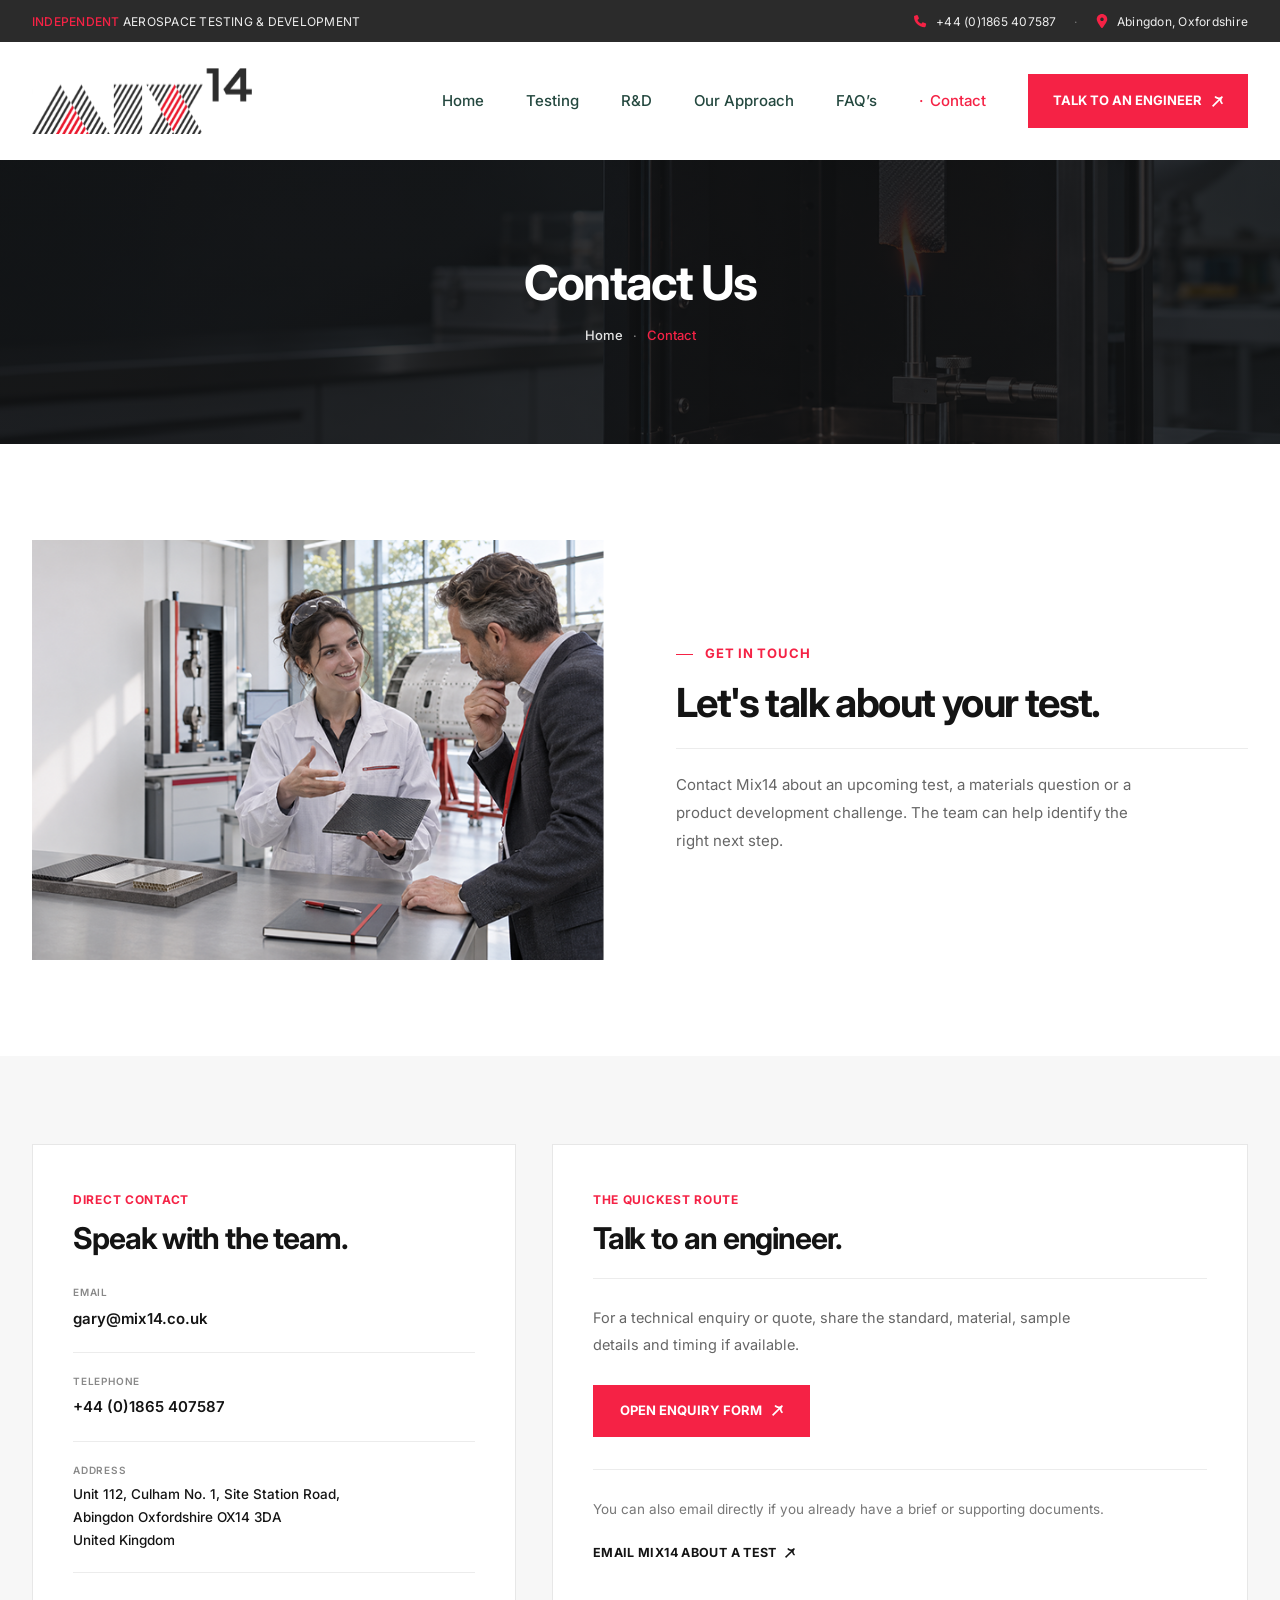
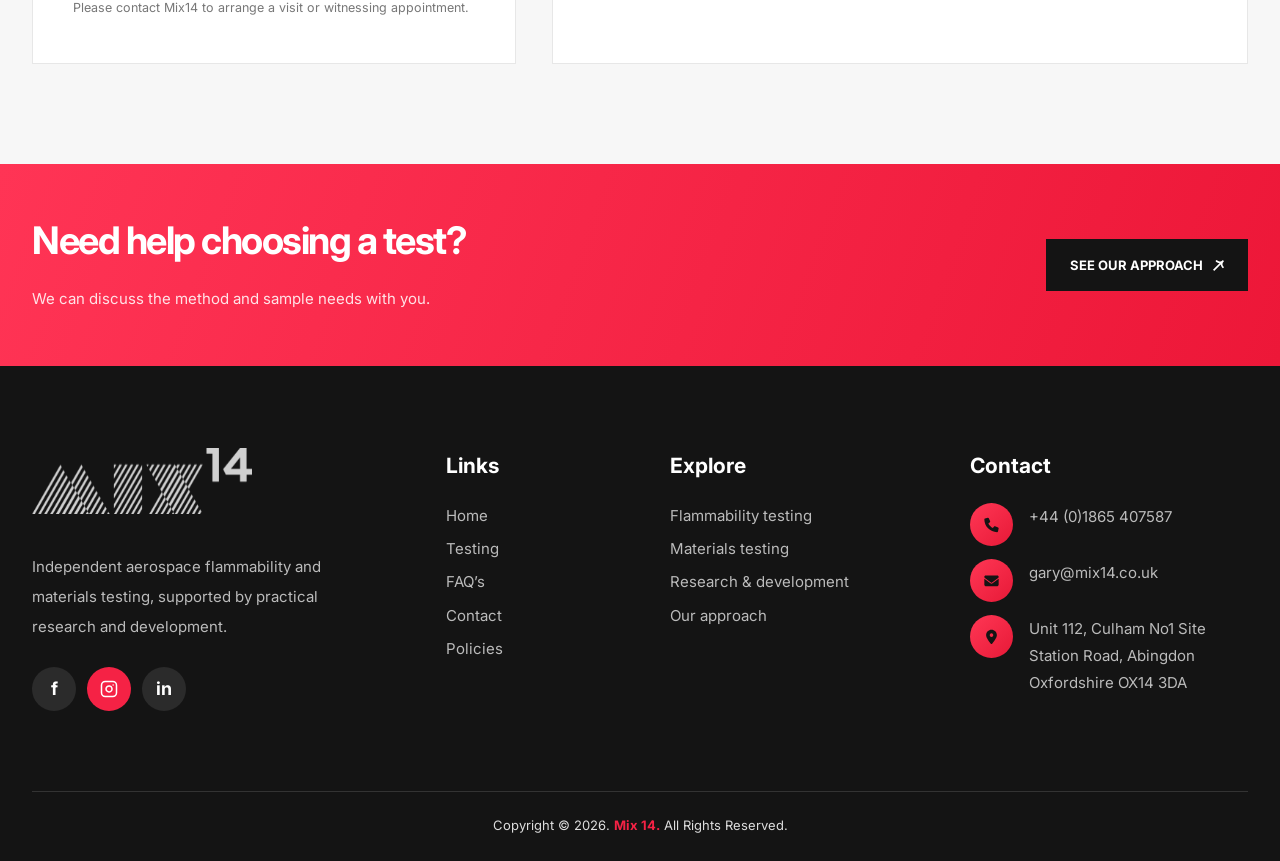
<file: contact.html>
<!doctype html>
<html lang="en">
<head>
  <meta charset="utf-8">
  <meta name="viewport" content="width=device-width, initial-scale=1">
  <meta name="theme-color" content="#141414">
  <title>Contact Us | Mix14</title>
  <link rel="preconnect" href="https://fonts.googleapis.com">
  <link rel="preconnect" href="https://fonts.gstatic.com" crossorigin>
  <link href="https://fonts.googleapis.com/css2?family=Inter:wght@400;500;600;700;800&display=swap" rel="stylesheet">
  <link rel="stylesheet" href="styles.css">
</head>
<body>
  <div class="topline">
    <div class="wrap top-inner">
      <span><b>INDEPENDENT</b> AEROSPACE TESTING &amp; DEVELOPMENT</span>
      <div class="top-contact">
        <a href="tel:+441865407587">
          <svg class="top-icon" width="13" height="13" viewBox="0 0 16 16" fill="none" aria-hidden="true">
            <path d="M4.80469 0.820312L5.97656 3.63281C6.18164 4.10156 6.06445 4.6582 5.6543 4.98047L4.21875 6.18164C5.18555 8.23242 6.85547 9.90234 8.90625 10.8691L10.1074 9.43359C10.4297 9.02344 10.9863 8.90625 11.4551 9.11133L14.2676 10.2832C14.8242 10.4883 15.0879 11.1035 14.9414 11.6602L14.2383 14.2383C14.0918 14.7363 13.6523 15.0879 13.125 15.0879C5.85938 15.0879 0 9.22852 0 1.96289C0 1.43555 0.351562 0.996094 0.849609 0.849609L3.42773 0.146484C3.98438 0 4.59961 0.263672 4.80469 0.820312Z" fill="#f52245"/>
          </svg>
          +44 (0)1865 407587
        </a>
        <span class="dot">·</span>
        <span>
          <svg class="top-icon" width="12" height="14" viewBox="0 0 12 16" fill="none" aria-hidden="true">
            <path d="M6.71875 15.625C6.34375 16.0938 5.625 16.0938 5.25 15.625C3.65625 13.5938 0 8.75 0 6C0 2.6875 2.6875 0 6 0C9.3125 0 12 2.6875 12 6C12 8.75 8.34375 13.5938 6.71875 15.625ZM6 4C5.28125 4 4.625 4.40625 4.25 5C3.90625 5.625 3.90625 6.40625 4.25 7C4.625 7.625 5.28125 8 6 8C6.6875 8 7.34375 7.625 7.71875 7C8.0625 6.40625 8.0625 5.625 7.71875 5C7.34375 4.40625 6.6875 4 6 4Z" fill="#f52245"/>
          </svg>
          Abingdon, Oxfordshire
        </span>
      </div>
    </div>
  </div>

  <header class="site-header">
    <div class="wrap nav-wrap">
      <a class="brand" href="index.html" aria-label="Mix14 home">
        <img src="bkpam2302204_logo_2 1.svg" alt="Mix14">
      </a>
      <button class="menu-toggle" aria-label="Toggle navigation" aria-expanded="false">☰</button>
      <nav class="main-nav">
        <a href="index.html">Home</a>
        <a href="index.html#testing">Testing</a>
        <a href="research-and-development.html">R&amp;D</a>
        <a href="our-approach.html">Our Approach</a>
        <a href="faqs.html">FAQ’s</a>
        <a class="active" href="contact.html">Contact</a>
        <a class="button button-red nav-cta" href="talk-to-an-engineer.html">TALK TO AN ENGINEER <img src="Vector.svg" alt="" class="btn-arrow"></a>
      </nav>
    </div>
  </header>

  <main>
    <section class="page-banner">
      <div class="page-banner-bg"></div>
      <div class="wrap page-banner-content">
        <h1>Contact Us</h1>
        <nav class="breadcrumb" aria-label="Breadcrumb">
          <a href="index.html">Home</a>
          <span aria-hidden="true">·</span>
          <span class="current">Contact</span>
        </nav>
      </div>
    </section>

    <section class="enquiry-intro">
      <div class="wrap enquiry-intro-grid">
        <div class="enquiry-photo">
          <img src="Rectangle 33757 (1).png" alt="Mix14 engineer discussing a carbon composite sample with a client">
        </div>
        <div class="enquiry-copy">
          <p class="eyebrow"><span></span>GET IN TOUCH</p>
          <h2 class="has-divider">Let's talk about your test.</h2>
          <p>Contact Mix14 about an upcoming test, a materials question or a product development challenge. The team can help identify the right next step.</p>
        </div>
      </div>
    </section>

    <section class="contact-cards section-muted">
      <div class="wrap contact-cards-grid contact-cards-grid-wide">
        <div class="contact-card direct-card">
          <p class="card-eyebrow">DIRECT CONTACT</p>
          <h2>Speak with the team.</h2>

          <div class="direct-item">
            <span class="direct-label">EMAIL</span>
            <a class="direct-value" href="mailto:gary@mix14.co.uk">gary@mix14.co.uk</a>
          </div>

          <div class="direct-item">
            <span class="direct-label">TELEPHONE</span>
            <a class="direct-value" href="tel:+441865407587">+44 (0)1865 407587</a>
          </div>

          <div class="direct-item">
            <span class="direct-label">ADDRESS</span>
            <p class="direct-address">
              Unit 112, Culham No. 1, Site Station Road,<br>
              Abingdon Oxfordshire OX14 3DA<br>
              United Kingdom
            </p>
          </div>

          <p class="direct-note direct-note-bottom">Please contact Mix14 to arrange a visit or witnessing appointment.</p>
        </div>

        <div class="contact-card route-card">
          <p class="card-eyebrow">THE QUICKEST ROUTE</p>
          <h2 class="has-divider">Talk to an engineer.</h2>

          <p class="route-copy">For a technical enquiry or quote, share the standard, material, sample details and timing if available.</p>

          <div class="route-cta-wrap">
            <a class="button button-red route-cta" href="talk-to-an-engineer.html">OPEN ENQUIRY FORM <img src="Vector.svg" alt="" class="btn-arrow"></a>
          </div>

          <p class="route-subcopy">You can also email directly if you already have a brief or supporting documents.</p>

          <a class="route-email-link" href="mailto:gary@mix14.co.uk">EMAIL MIX14 ABOUT A TEST <img src="Vector (1).svg" alt="" class="btn-arrow-dark"></a>
        </div>
      </div>
    </section>

    <section class="contact-band">
      <div class="wrap contact-inner">
        <div>
          <h2>Need help choosing a test?</h2>
          <p>We can discuss the method and sample needs with you.</p>
        </div>
        <div class="contact-actions">
          <a href="our-approach.html" class="button button-dark">SEE OUR APPROACH <img src="Vector.svg" alt="" class="btn-arrow"></a>
        </div>
      </div>
    </section>
  </main>

  <footer class="footer">
    <div class="wrap">
      <div class="footer-grid">
        <div class="footer-about">
          <a href="index.html" class="brand brand-light">
            <img src="bkpam2302204_logo_2 1.svg" alt="Mix14">
          </a>
          <p>Independent aerospace flammability and materials testing, supported by practical research and development.</p>
          <div class="socials">
            <a href="#" aria-label="Facebook">f</a>
            <a href="#" aria-label="Instagram">
              <svg width="18" height="18" viewBox="0 0 24 24" fill="none" stroke="currentColor" stroke-width="2" stroke-linecap="round" stroke-linejoin="round" aria-hidden="true">
                <rect x="2" y="2" width="20" height="20" rx="5" ry="5"></rect>
                <path d="M16 11.37A4 4 0 1 1 12.63 8 4 4 0 0 1 16 11.37z"></path>
                <line x1="17.5" y1="6.5" x2="17.51" y2="6.5"></line>
              </svg>
            </a>
            <a href="#" aria-label="LinkedIn">in</a>
          </div>
        </div>

        <div>
          <h3>Links</h3>
          <a href="index.html">Home</a>
          <a href="index.html#testing">Testing</a>
          <a href="faqs.html">FAQ’s</a>
          <a href="contact.html">Contact</a>
          <a href="#">Policies</a>
        </div>

        <div>
          <h3>Explore</h3>
          <a href="index.html#testing">Flammability testing</a>
          <a href="material-testing.html">Materials testing</a>
          <a href="index.html#research">Research &amp; development</a>
          <a href="index.html#approach">Our approach</a>
        </div>

        <div class="footer-contact">
          <h3>Contact</h3>
          <p><img src="Frame 193.svg" alt=""> <a href="tel:+441865407587">+44 (0)1865 407587</a></p>
          <p><img src="Frame 194.svg" alt=""> <a href="mailto:gary@mix14.co.uk">gary@mix14.co.uk</a></p>
          <p><img src="Frame 112.svg" alt=""> <span>Unit 112, Culham No1 Site Station Road, Abingdon Oxfordshire OX14 3DA</span></p>
        </div>
      </div>

      <div class="copyright">Copyright © 2026. <b>Mix 14.</b> All Rights Reserved.</div>
    </div>
  </footer>

  <script src="script.js"></script>
</body>
</html>
</file>
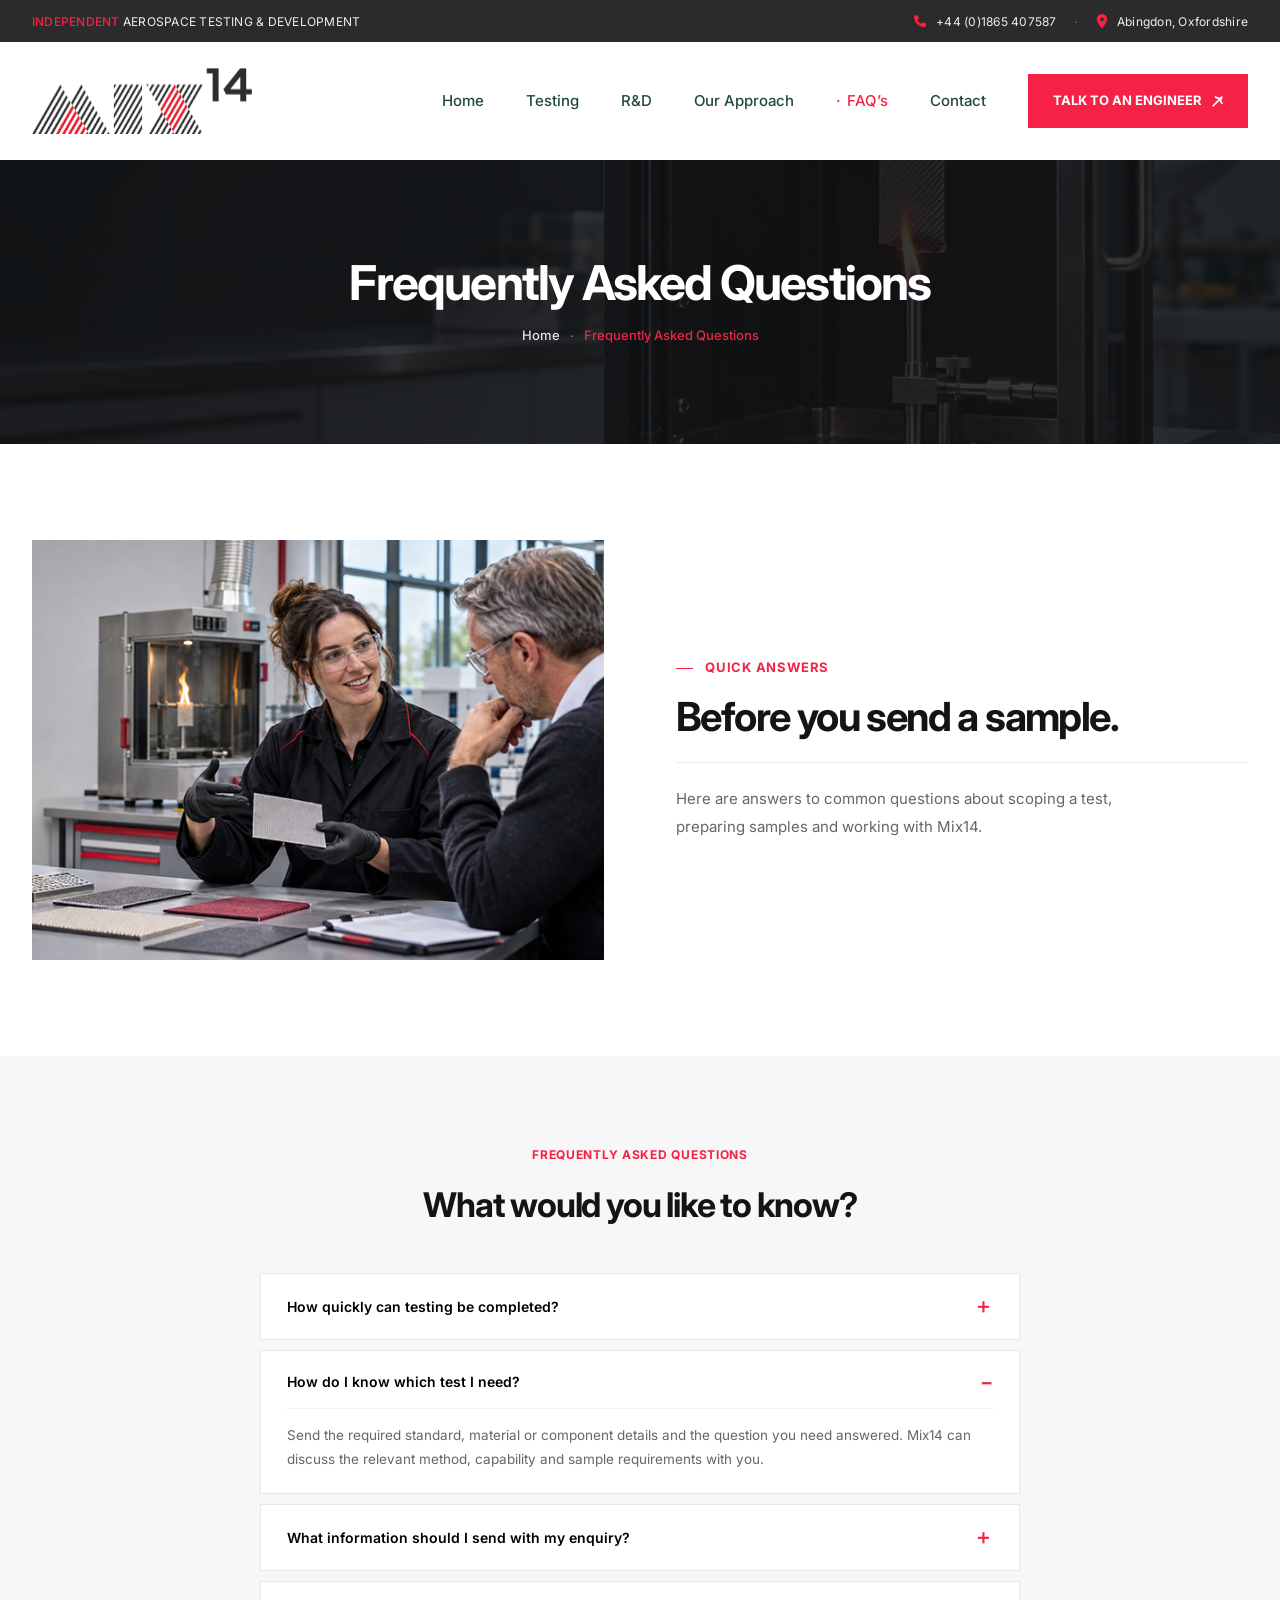
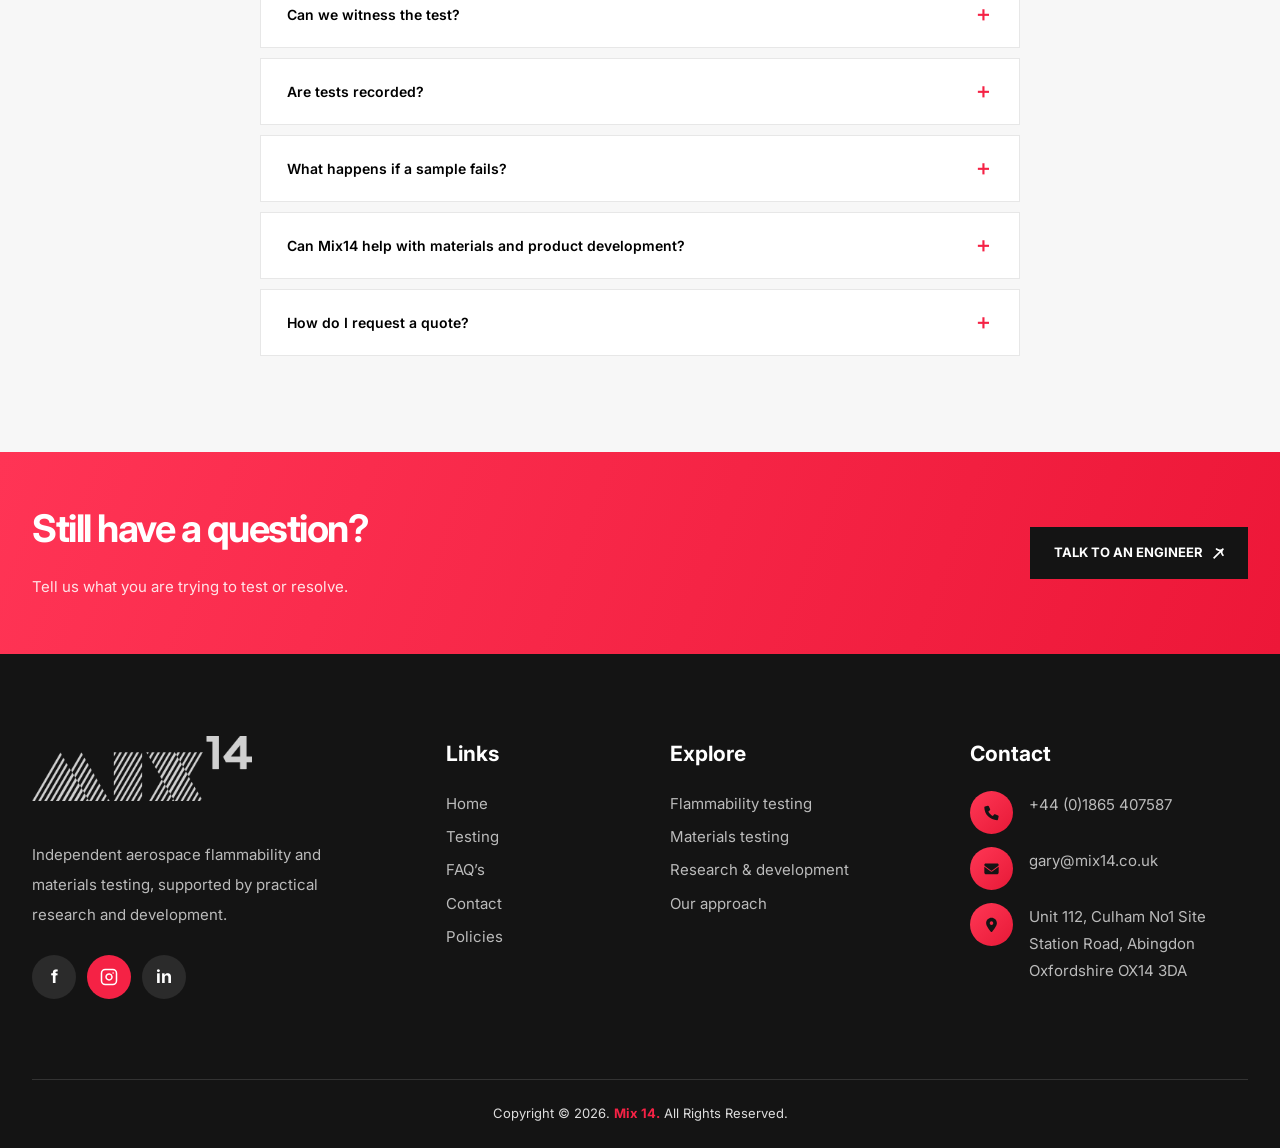
<file: faqs.html>
<!doctype html>
<html lang="en">
<head>
  <meta charset="utf-8">
  <meta name="viewport" content="width=device-width, initial-scale=1">
  <meta name="theme-color" content="#141414">
  <title>Frequently Asked Questions | Mix14</title>
  <link rel="preconnect" href="https://fonts.googleapis.com">
  <link rel="preconnect" href="https://fonts.gstatic.com" crossorigin>
  <link href="https://fonts.googleapis.com/css2?family=Inter:wght@400;500;600;700;800&display=swap" rel="stylesheet">
  <link rel="stylesheet" href="styles.css">
</head>
<body>
  <div class="topline">
    <div class="wrap top-inner">
      <span><b>INDEPENDENT</b> AEROSPACE TESTING &amp; DEVELOPMENT</span>
      <div class="top-contact">
        <a href="tel:+441865407587">
          <svg class="top-icon" width="13" height="13" viewBox="0 0 16 16" fill="none" aria-hidden="true">
            <path d="M4.80469 0.820312L5.97656 3.63281C6.18164 4.10156 6.06445 4.6582 5.6543 4.98047L4.21875 6.18164C5.18555 8.23242 6.85547 9.90234 8.90625 10.8691L10.1074 9.43359C10.4297 9.02344 10.9863 8.90625 11.4551 9.11133L14.2676 10.2832C14.8242 10.4883 15.0879 11.1035 14.9414 11.6602L14.2383 14.2383C14.0918 14.7363 13.6523 15.0879 13.125 15.0879C5.85938 15.0879 0 9.22852 0 1.96289C0 1.43555 0.351562 0.996094 0.849609 0.849609L3.42773 0.146484C3.98438 0 4.59961 0.263672 4.80469 0.820312Z" fill="#f52245"/>
          </svg>
          +44 (0)1865 407587
        </a>
        <span class="dot">·</span>
        <span>
          <svg class="top-icon" width="12" height="14" viewBox="0 0 12 16" fill="none" aria-hidden="true">
            <path d="M6.71875 15.625C6.34375 16.0938 5.625 16.0938 5.25 15.625C3.65625 13.5938 0 8.75 0 6C0 2.6875 2.6875 0 6 0C9.3125 0 12 2.6875 12 6C12 8.75 8.34375 13.5938 6.71875 15.625ZM6 4C5.28125 4 4.625 4.40625 4.25 5C3.90625 5.625 3.90625 6.40625 4.25 7C4.625 7.625 5.28125 8 6 8C6.6875 8 7.34375 7.625 7.71875 7C8.0625 6.40625 8.0625 5.625 7.71875 5C7.34375 4.40625 6.6875 4 6 4Z" fill="#f52245"/>
          </svg>
          Abingdon, Oxfordshire
        </span>
      </div>
    </div>
  </div>

  <header class="site-header">
    <div class="wrap nav-wrap">
      <a class="brand" href="index.html" aria-label="Mix14 home">
        <img src="bkpam2302204_logo_2 1.svg" alt="Mix14">
      </a>
      <button class="menu-toggle" aria-label="Toggle navigation" aria-expanded="false">☰</button>
      <nav class="main-nav">
        <a href="index.html">Home</a>
        <a href="index.html#testing">Testing</a>
        <a href="research-and-development.html">R&amp;D</a>
        <a href="our-approach.html">Our Approach</a>
        <a class="active" href="faqs.html">FAQ’s</a>
        <a href="contact.html">Contact</a>
        <a class="button button-red nav-cta" href="talk-to-an-engineer.html">TALK TO AN ENGINEER <img src="Vector.svg" alt="" class="btn-arrow"></a>
      </nav>
    </div>
  </header>

  <main>
    <section class="page-banner">
      <div class="page-banner-bg"></div>
      <div class="wrap page-banner-content">
        <h1>Frequently Asked Questions</h1>
        <nav class="breadcrumb" aria-label="Breadcrumb">
          <a href="index.html">Home</a>
          <span aria-hidden="true">·</span>
          <span class="current">Frequently Asked Questions</span>
        </nav>
      </div>
    </section>

    <section class="enquiry-intro">
      <div class="wrap enquiry-intro-grid">
        <div class="enquiry-photo">
          <img src="Rectangle 33757 (2).png" alt="Mix14 engineer showing a composite test sample next to a flammability chamber">
        </div>
        <div class="enquiry-copy">
          <p class="eyebrow"><span></span>QUICK ANSWERS</p>
          <h2 class="has-divider">Before you send a sample.</h2>
          <p>Here are answers to common questions about scoping a test, preparing samples and working with Mix14.</p>
        </div>
      </div>
    </section>

    <section class="faq-page-section section-muted">
      <div class="wrap">
        <div class="faq-page-header">
          <p class="card-eyebrow">FREQUENTLY ASKED QUESTIONS</p>
          <h2>What would you like to know?</h2>
        </div>

        <div class="accordion faq-cards">
          <article>
            <button type="button">How quickly can testing be completed?<span>＋</span></button>
            <p>Turnaround depends on the test and sample requirements. Typical turnaround is 24–48 hours for selected tests.</p>
          </article>
          <article class="open">
            <button type="button">How do I know which test I need?<span>−</span></button>
            <p>Send the required standard, material or component details and the question you need answered. Mix14 can discuss the relevant method, capability and sample requirements with you.</p>
          </article>
          <article>
            <button type="button">What information should I send with my enquiry?<span>＋</span></button>
            <p>Include the required standard and revision, material or sample details, quantity and any target dates if known.</p>
          </article>
          <article>
            <button type="button">Can we witness the test?<span>＋</span></button>
            <p>Yes. In-house witnessing is available by arrangement.</p>
          </article>
          <article>
            <button type="button">Are tests recorded?<span>＋</span></button>
            <p>Yes. Tests are video recorded and video data is supplied at no extra charge.</p>
          </article>
          <article>
            <button type="button">What happens if a sample fails?<span>＋</span></button>
            <p>Our team can review the test findings with you and discuss practical next steps for material selection or development.</p>
          </article>
          <article>
            <button type="button">Can Mix14 help with materials and product development?<span>＋</span></button>
            <p>Yes. Mix14 is an independent aerospace test house with practical R&amp;D support for material and process development.</p>
          </article>
          <article>
            <button type="button">How do I request a quote?<span>＋</span></button>
            <p>Use the Talk to an engineer enquiry form or email gary@mix14.co.uk with your test requirement and sample details.</p>
          </article>
        </div>
      </div>
    </section>

    <section class="contact-band">
      <div class="wrap contact-inner">
        <div>
          <h2>Still have a question?</h2>
          <p>Tell us what you are trying to test or resolve.</p>
        </div>
        <div class="contact-actions">
          <a href="talk-to-an-engineer.html" class="button button-dark">TALK TO AN ENGINEER <img src="Vector.svg" alt="" class="btn-arrow"></a>
        </div>
      </div>
    </section>
  </main>

  <footer class="footer">
    <div class="wrap">
      <div class="footer-grid">
        <div class="footer-about">
          <a href="index.html" class="brand brand-light">
            <img src="bkpam2302204_logo_2 1.svg" alt="Mix14">
          </a>
          <p>Independent aerospace flammability and materials testing, supported by practical research and development.</p>
          <div class="socials">
            <a href="#" aria-label="Facebook">f</a>
            <a href="#" aria-label="Instagram">
              <svg width="18" height="18" viewBox="0 0 24 24" fill="none" stroke="currentColor" stroke-width="2" stroke-linecap="round" stroke-linejoin="round" aria-hidden="true">
                <rect x="2" y="2" width="20" height="20" rx="5" ry="5"></rect>
                <path d="M16 11.37A4 4 0 1 1 12.63 8 4 4 0 0 1 16 11.37z"></path>
                <line x1="17.5" y1="6.5" x2="17.51" y2="6.5"></line>
              </svg>
            </a>
            <a href="#" aria-label="LinkedIn">in</a>
          </div>
        </div>

        <div>
          <h3>Links</h3>
          <a href="index.html">Home</a>
          <a href="index.html#testing">Testing</a>
          <a href="faqs.html">FAQ’s</a>
          <a href="contact.html">Contact</a>
          <a href="#">Policies</a>
        </div>

        <div>
          <h3>Explore</h3>
          <a href="index.html#testing">Flammability testing</a>
          <a href="material-testing.html">Materials testing</a>
          <a href="index.html#research">Research &amp; development</a>
          <a href="index.html#approach">Our approach</a>
        </div>

        <div class="footer-contact">
          <h3>Contact</h3>
          <p><img src="Frame 193.svg" alt=""> <a href="tel:+441865407587">+44 (0)1865 407587</a></p>
          <p><img src="Frame 194.svg" alt=""> <a href="mailto:gary@mix14.co.uk">gary@mix14.co.uk</a></p>
          <p><img src="Frame 112.svg" alt=""> <span>Unit 112, Culham No1 Site Station Road, Abingdon Oxfordshire OX14 3DA</span></p>
        </div>
      </div>

      <div class="copyright">Copyright © 2026. <b>Mix 14.</b> All Rights Reserved.</div>
    </div>
  </footer>

  <script src="script.js"></script>
</body>
</html>
</file>
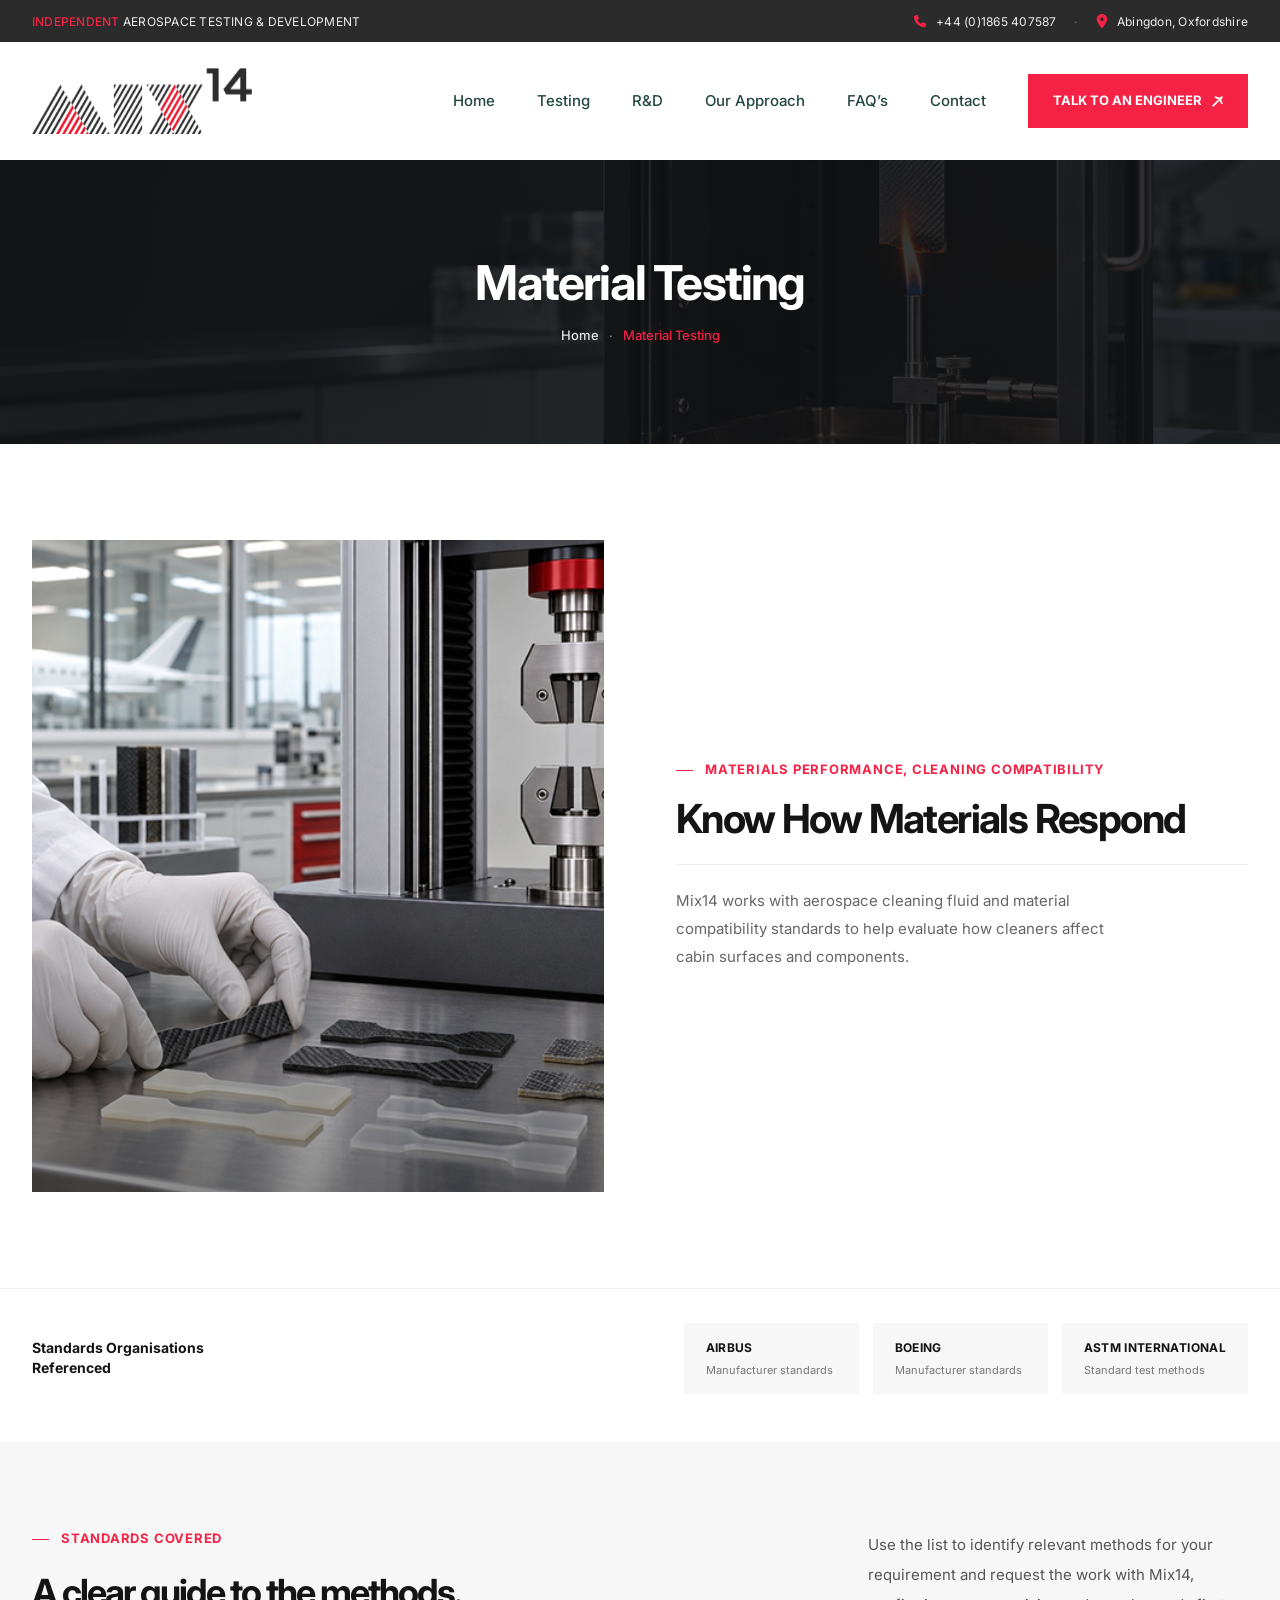
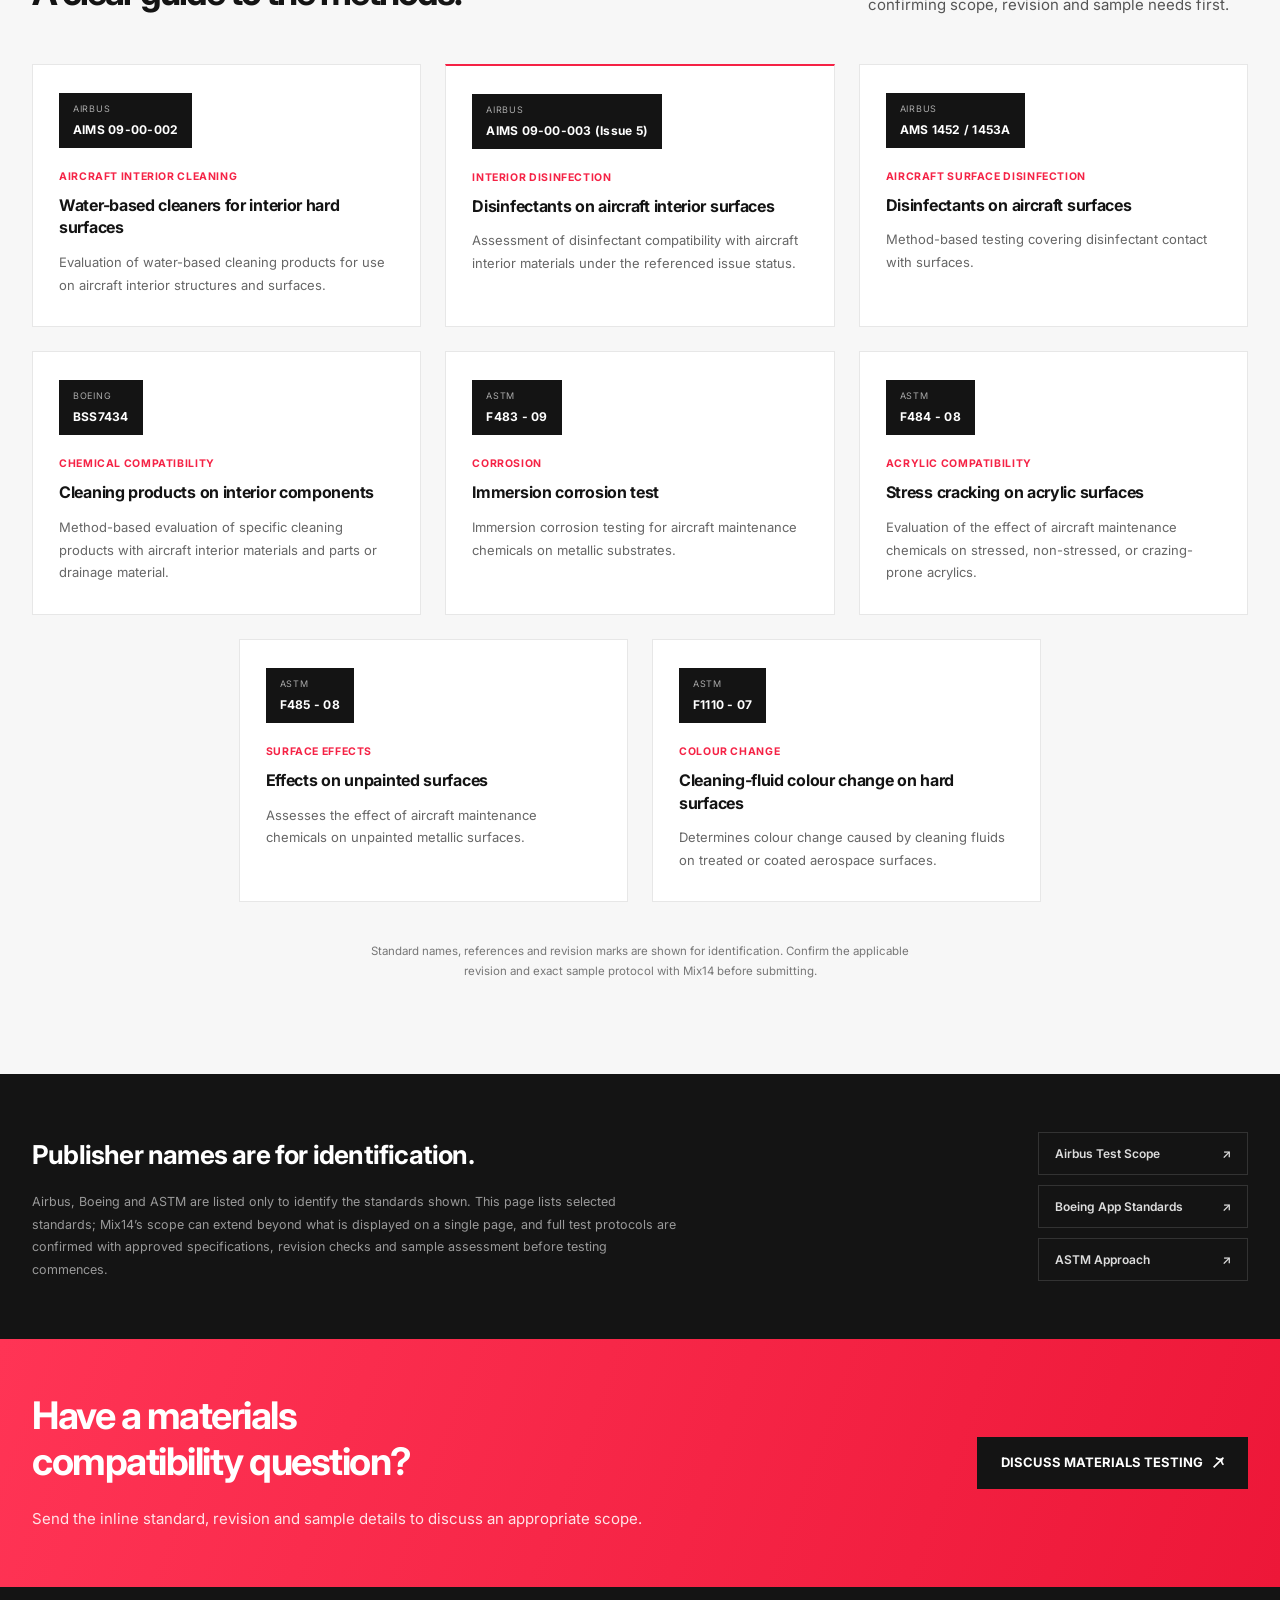
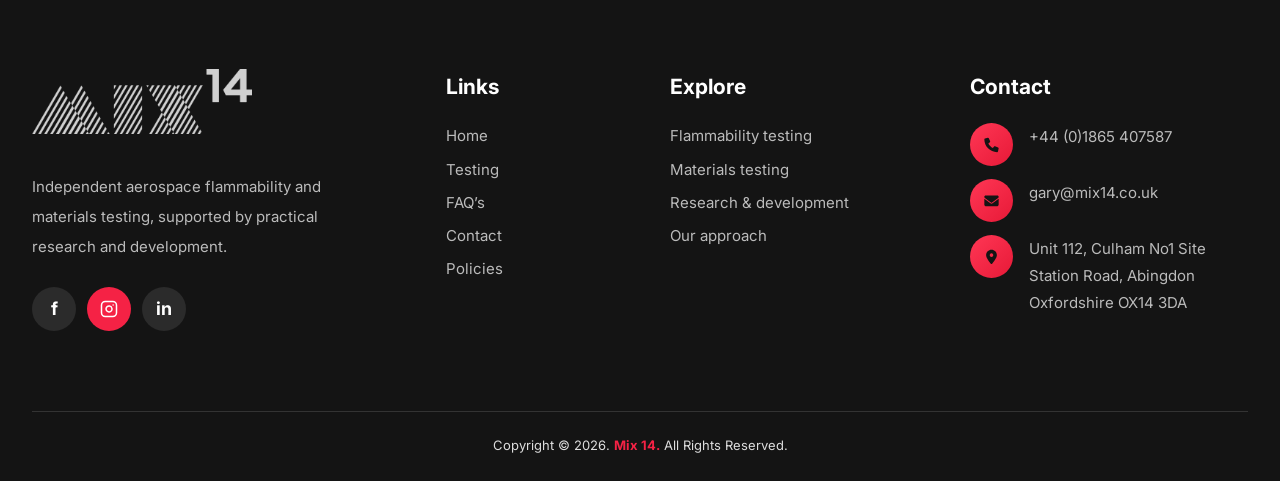
<file: material-testing.html>
<!doctype html>
<html lang="en">
<head>
  <meta charset="utf-8">
  <meta name="viewport" content="width=device-width, initial-scale=1">
  <meta name="theme-color" content="#141414">
  <title>Material Testing | Mix14</title>
  <link rel="preconnect" href="https://fonts.googleapis.com">
  <link rel="preconnect" href="https://fonts.gstatic.com" crossorigin>
  <link href="https://fonts.googleapis.com/css2?family=Inter:wght@400;500;600;700;800&display=swap" rel="stylesheet">
  <link rel="stylesheet" href="styles.css">
</head>
<body>
  <div class="topline">
    <div class="wrap top-inner">
      <span><b>INDEPENDENT</b> AEROSPACE TESTING &amp; DEVELOPMENT</span>
      <div class="top-contact">
        <a href="tel:+441865407587">
          <svg class="top-icon" width="13" height="13" viewBox="0 0 16 16" fill="none" aria-hidden="true">
            <path d="M4.80469 0.820312L5.97656 3.63281C6.18164 4.10156 6.06445 4.6582 5.6543 4.98047L4.21875 6.18164C5.18555 8.23242 6.85547 9.90234 8.90625 10.8691L10.1074 9.43359C10.4297 9.02344 10.9863 8.90625 11.4551 9.11133L14.2676 10.2832C14.8242 10.4883 15.0879 11.1035 14.9414 11.6602L14.2383 14.2383C14.0918 14.7363 13.6523 15.0879 13.125 15.0879C5.85938 15.0879 0 9.22852 0 1.96289C0 1.43555 0.351562 0.996094 0.849609 0.849609L3.42773 0.146484C3.98438 0 4.59961 0.263672 4.80469 0.820312Z" fill="#f52245"/>
          </svg>
          +44 (0)1865 407587
        </a>
        <span class="dot">·</span>
        <span>
          <svg class="top-icon" width="12" height="14" viewBox="0 0 12 16" fill="none" aria-hidden="true">
            <path d="M6.71875 15.625C6.34375 16.0938 5.625 16.0938 5.25 15.625C3.65625 13.5938 0 8.75 0 6C0 2.6875 2.6875 0 6 0C9.3125 0 12 2.6875 12 6C12 8.75 8.34375 13.5938 6.71875 15.625ZM6 4C5.28125 4 4.625 4.40625 4.25 5C3.90625 5.625 3.90625 6.40625 4.25 7C4.625 7.625 5.28125 8 6 8C6.6875 8 7.34375 7.625 7.71875 7C8.0625 6.40625 8.0625 5.625 7.71875 5C7.34375 4.40625 6.6875 4 6 4Z" fill="#f52245"/>
          </svg>
          Abingdon, Oxfordshire
        </span>
      </div>
    </div>
  </div>

  <header class="site-header">
    <div class="wrap nav-wrap">
      <a class="brand" href="index.html" aria-label="Mix14 home">
        <img src="bkpam2302204_logo_2 1.svg" alt="Mix14">
      </a>
      <button class="menu-toggle" aria-label="Toggle navigation" aria-expanded="false">☰</button>
      <nav class="main-nav">
        <a href="index.html">Home</a>
        <a href="index.html#testing">Testing</a>
        <a href="research-and-development.html">R&amp;D</a>
        <a href="our-approach.html">Our Approach</a>
        <a href="faqs.html">FAQ’s</a>
        <a href="contact.html">Contact</a>
        <a class="button button-red nav-cta" href="talk-to-an-engineer.html">TALK TO AN ENGINEER <img src="Vector.svg" alt="" class="btn-arrow"></a>
      </nav>
    </div>
  </header>

  <main>
    <section class="page-banner">
      <div class="page-banner-bg"></div>
      <div class="wrap page-banner-content">
        <h1>Material Testing</h1>
        <nav class="breadcrumb" aria-label="Breadcrumb">
          <a href="index.html">Home</a>
          <span aria-hidden="true">·</span>
          <span class="current">Material Testing</span>
        </nav>
      </div>
    </section>

    <section class="enquiry-intro">
      <div class="wrap enquiry-intro-grid">
        <div class="enquiry-photo">
          <img src="Rectangle 33767.png" alt="Materials testing specimens and tensile equipment at Mix14">
        </div>
        <div class="enquiry-copy">
          <p class="eyebrow"><span></span>MATERIALS PERFORMANCE, CLEANING COMPATIBILITY</p>
          <h2 class="has-divider">Know How Materials Respond</h2>
          <p>Mix14 works with aerospace cleaning fluid and material compatibility standards to help evaluate how cleaners affect cabin surfaces and components.</p>
        </div>
      </div>
    </section>

    <section class="orgs-strip">
      <div class="wrap orgs-inner">
        <p class="orgs-title">Standards Organisations<br>Referenced</p>
        <div class="orgs-list">
          <div class="org-box">
            <strong>AIRBUS</strong>
            <span>Manufacturer standards</span>
          </div>
          <div class="org-box">
            <strong>BOEING</strong>
            <span>Manufacturer standards</span>
          </div>
          <div class="org-box">
            <strong>ASTM INTERNATIONAL</strong>
            <span>Standard test methods</span>
          </div>
        </div>
      </div>
    </section>

    <section class="standards-section section-muted">
      <div class="wrap">
        <div class="section-heading split">
          <div>
            <p class="eyebrow"><span></span>STANDARDS COVERED</p>
            <h2>A clear guide to the methods.</h2>
          </div>
          <p>Use the list to identify relevant methods for your requirement and request the work with Mix14, confirming scope, revision and sample needs first.</p>
        </div>

        <div class="standards-grid">
          <article class="std-card">
            <div class="std-badge">
              <span>AIRBUS</span>
              <strong>AIMS 09-00-002</strong>
            </div>
            <p class="std-cat">AIRCRAFT INTERIOR CLEANING</p>
            <h3>Water-based cleaners for interior hard surfaces</h3>
            <p>Evaluation of water-based cleaning products for use on aircraft interior structures and surfaces.</p>
          </article>

          <article class="std-card std-card-featured">
            <div class="std-badge">
              <span>AIRBUS</span>
              <strong>AIMS 09-00-003 (Issue 5)</strong>
            </div>
            <p class="std-cat">INTERIOR DISINFECTION</p>
            <h3>Disinfectants on aircraft interior surfaces</h3>
            <p>Assessment of disinfectant compatibility with aircraft interior materials under the referenced issue status.</p>
          </article>

          <article class="std-card">
            <div class="std-badge">
              <span>AIRBUS</span>
              <strong>AMS 1452 / 1453A</strong>
            </div>
            <p class="std-cat">AIRCRAFT SURFACE DISINFECTION</p>
            <h3>Disinfectants on aircraft surfaces</h3>
            <p>Method-based testing covering disinfectant contact with surfaces.</p>
          </article>

          <article class="std-card">
            <div class="std-badge">
              <span>BOEING</span>
              <strong>BSS7434</strong>
            </div>
            <p class="std-cat">CHEMICAL COMPATIBILITY</p>
            <h3>Cleaning products on interior components</h3>
            <p>Method-based evaluation of specific cleaning products with aircraft interior materials and parts or drainage material.</p>
          </article>

          <article class="std-card">
            <div class="std-badge">
              <span>ASTM</span>
              <strong>F483 - 09</strong>
            </div>
            <p class="std-cat">CORROSION</p>
            <h3>Immersion corrosion test</h3>
            <p>Immersion corrosion testing for aircraft maintenance chemicals on metallic substrates.</p>
          </article>

          <article class="std-card">
            <div class="std-badge">
              <span>ASTM</span>
              <strong>F484 - 08</strong>
            </div>
            <p class="std-cat">ACRYLIC COMPATIBILITY</p>
            <h3>Stress cracking on acrylic surfaces</h3>
            <p>Evaluation of the effect of aircraft maintenance chemicals on stressed, non-stressed, or crazing-prone acrylics.</p>
          </article>

          <article class="std-card">
            <div class="std-badge">
              <span>ASTM</span>
              <strong>F485 - 08</strong>
            </div>
            <p class="std-cat">SURFACE EFFECTS</p>
            <h3>Effects on unpainted surfaces</h3>
            <p>Assesses the effect of aircraft maintenance chemicals on unpainted metallic surfaces.</p>
          </article>

          <article class="std-card">
            <div class="std-badge">
              <span>ASTM</span>
              <strong>F1110 - 07</strong>
            </div>
            <p class="std-cat">COLOUR CHANGE</p>
            <h3>Cleaning-fluid colour change on hard surfaces</h3>
            <p>Determines colour change caused by cleaning fluids on treated or coated aerospace surfaces.</p>
          </article>
        </div>

        <p class="standards-disclaimer">Standard names, references and revision marks are shown for identification. Confirm the applicable revision and exact sample protocol with Mix14 before submitting.</p>
      </div>
    </section>

    <section class="publisher-band">
      <div class="wrap publisher-inner">
        <div class="publisher-copy">
          <h2>Publisher names are for identification.</h2>
          <p>Airbus, Boeing and ASTM are listed only to identify the standards shown. This page lists selected standards; Mix14’s scope can extend beyond what is displayed on a single page, and full test protocols are confirmed with approved specifications, revision checks and sample assessment before testing commences.</p>
        </div>
        <div class="publisher-links">
          <a href="talk-to-an-engineer.html">Airbus Test Scope <span aria-hidden="true">↗</span></a>
          <a href="talk-to-an-engineer.html">Boeing App Standards <span aria-hidden="true">↗</span></a>
          <a href="our-approach.html">ASTM Approach <span aria-hidden="true">↗</span></a>
        </div>
      </div>
    </section>

    <section class="contact-band">
      <div class="wrap contact-inner">
        <div>
          <h2>Have a materials<br>compatibility question?</h2>
          <p>Send the inline standard, revision and sample details to discuss an appropriate scope.</p>
        </div>
        <div class="contact-actions">
          <a href="talk-to-an-engineer.html" class="button button-dark">DISCUSS MATERIALS TESTING <img src="Vector.svg" alt="" class="btn-arrow"></a>
        </div>
      </div>
    </section>
  </main>

  <footer class="footer">
    <div class="wrap">
      <div class="footer-grid">
        <div class="footer-about">
          <a href="index.html" class="brand brand-light">
            <img src="bkpam2302204_logo_2 1.svg" alt="Mix14">
          </a>
          <p>Independent aerospace flammability and materials testing, supported by practical research and development.</p>
          <div class="socials">
            <a href="#" aria-label="Facebook">f</a>
            <a href="#" aria-label="Instagram">
              <svg width="18" height="18" viewBox="0 0 24 24" fill="none" stroke="currentColor" stroke-width="2" stroke-linecap="round" stroke-linejoin="round" aria-hidden="true">
                <rect x="2" y="2" width="20" height="20" rx="5" ry="5"></rect>
                <path d="M16 11.37A4 4 0 1 1 12.63 8 4 4 0 0 1 16 11.37z"></path>
                <line x1="17.5" y1="6.5" x2="17.51" y2="6.5"></line>
              </svg>
            </a>
            <a href="#" aria-label="LinkedIn">in</a>
          </div>
        </div>

        <div>
          <h3>Links</h3>
          <a href="index.html">Home</a>
          <a href="index.html#testing">Testing</a>
          <a href="faqs.html">FAQ’s</a>
          <a href="contact.html">Contact</a>
          <a href="#">Policies</a>
        </div>

        <div>
          <h3>Explore</h3>
          <a href="index.html#testing">Flammability testing</a>
          <a href="material-testing.html">Materials testing</a>
          <a href="research-and-development.html">Research &amp; development</a>
          <a href="our-approach.html">Our approach</a>
        </div>

        <div class="footer-contact">
          <h3>Contact</h3>
          <p><img src="Frame 193.svg" alt=""> <a href="tel:+441865407587">+44 (0)1865 407587</a></p>
          <p><img src="Frame 194.svg" alt=""> <a href="mailto:gary@mix14.co.uk">gary@mix14.co.uk</a></p>
          <p><img src="Frame 112.svg" alt=""> <span>Unit 112, Culham No1 Site Station Road, Abingdon Oxfordshire OX14 3DA</span></p>
        </div>
      </div>

      <div class="copyright">Copyright © 2026. <b>Mix 14.</b> All Rights Reserved.</div>
    </div>
  </footer>

  <script src="script.js"></script>
</body>
</html>
</file>
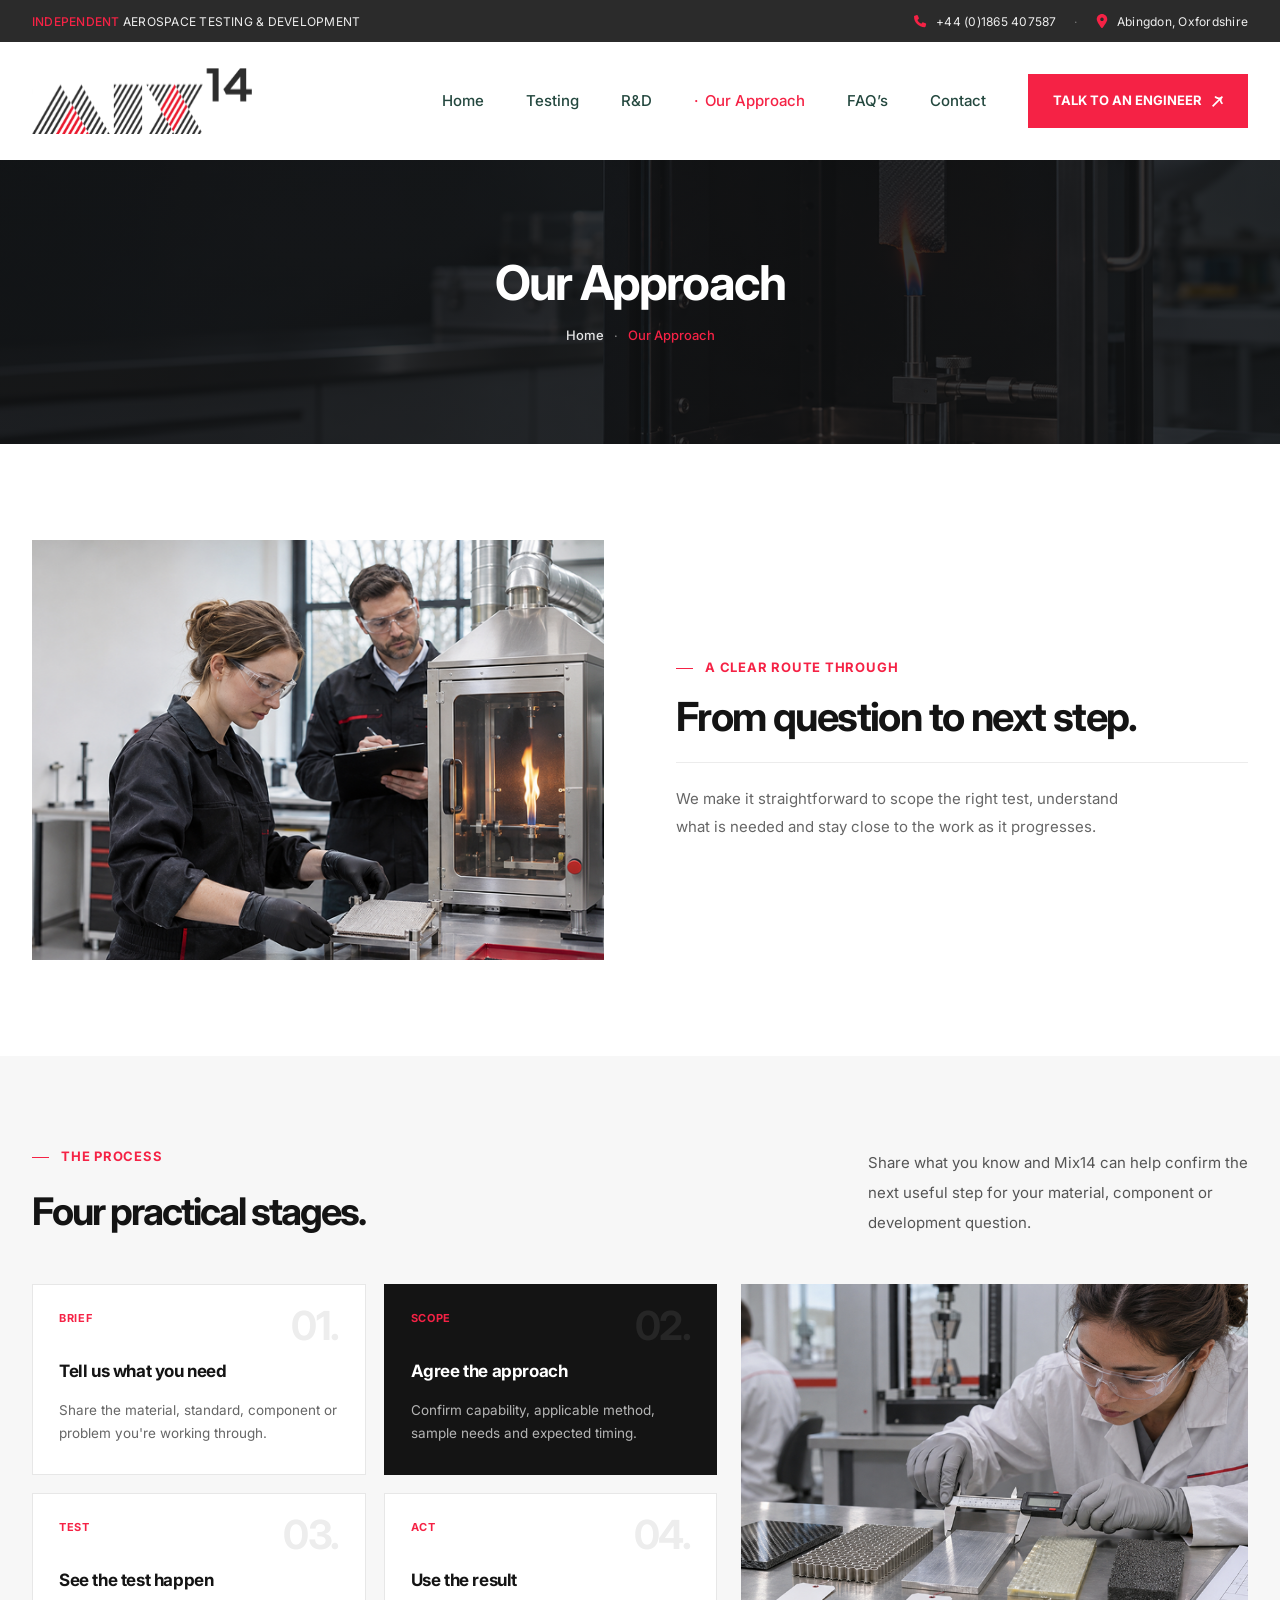
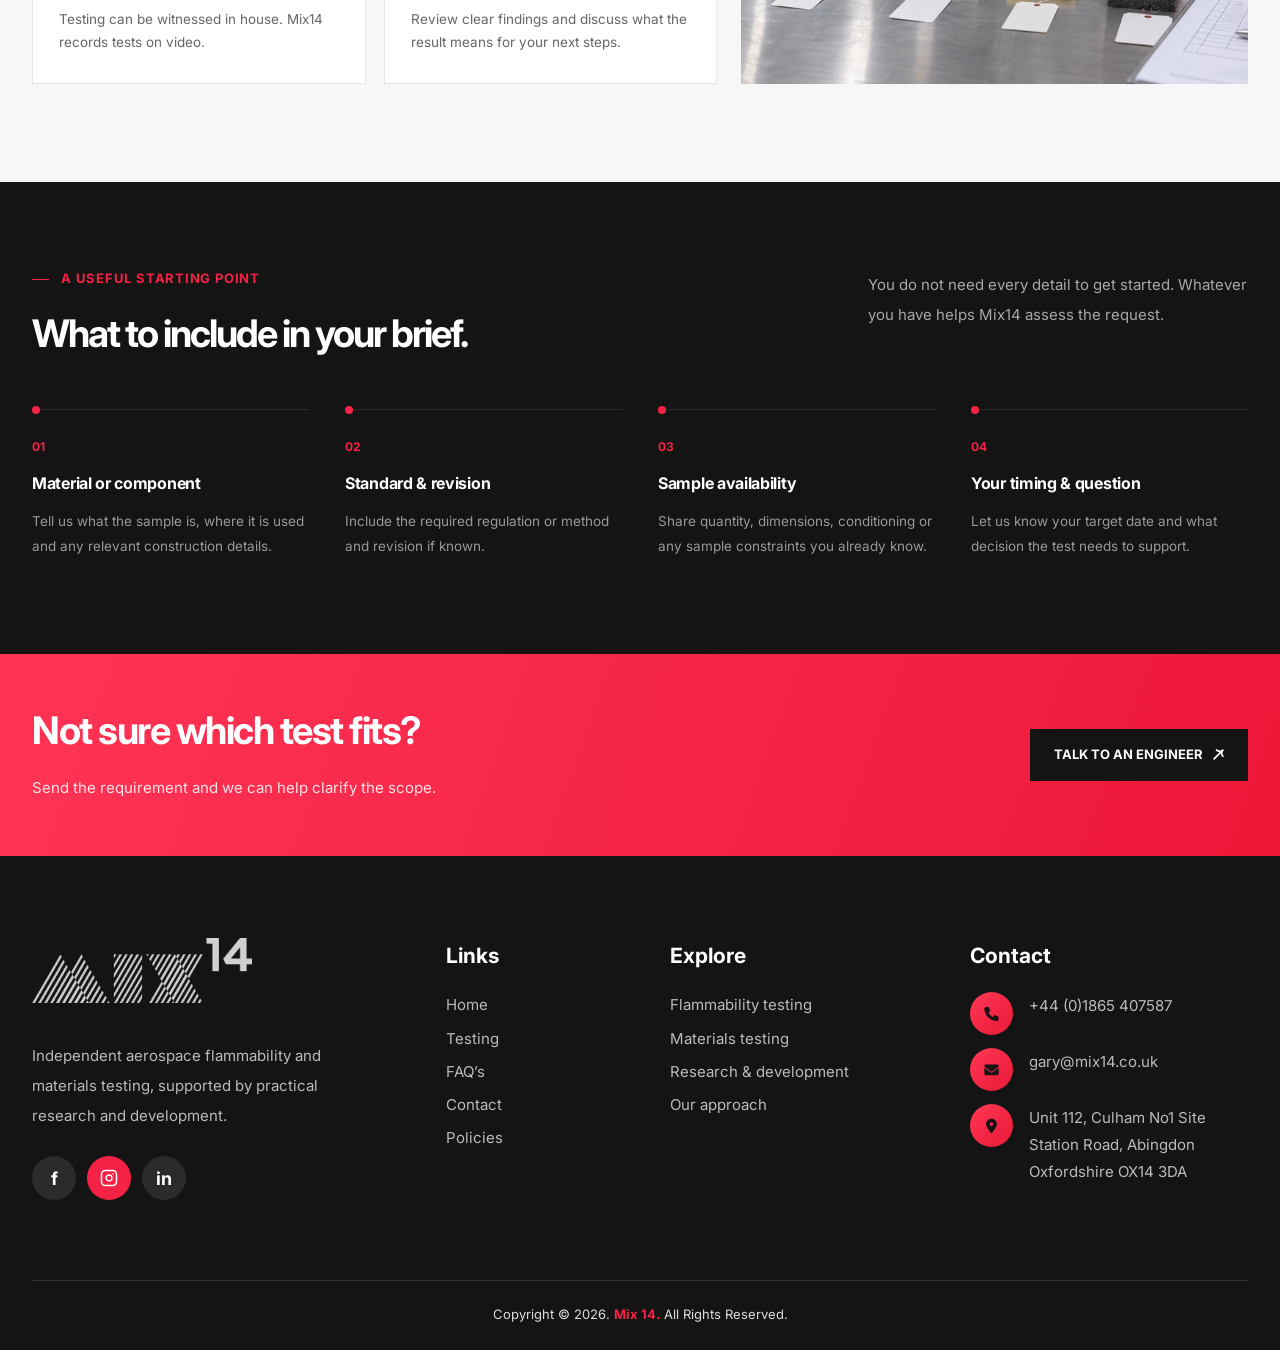
<file: our-approach.html>
<!doctype html>
<html lang="en">
<head>
  <meta charset="utf-8">
  <meta name="viewport" content="width=device-width, initial-scale=1">
  <meta name="theme-color" content="#141414">
  <title>Our Approach | Mix14</title>
  <link rel="preconnect" href="https://fonts.googleapis.com">
  <link rel="preconnect" href="https://fonts.gstatic.com" crossorigin>
  <link href="https://fonts.googleapis.com/css2?family=Inter:wght@400;500;600;700;800&display=swap" rel="stylesheet">
  <link rel="stylesheet" href="styles.css">
</head>
<body>
  <div class="topline">
    <div class="wrap top-inner">
      <span><b>INDEPENDENT</b> AEROSPACE TESTING &amp; DEVELOPMENT</span>
      <div class="top-contact">
        <a href="tel:+441865407587">
          <svg class="top-icon" width="13" height="13" viewBox="0 0 16 16" fill="none" aria-hidden="true">
            <path d="M4.80469 0.820312L5.97656 3.63281C6.18164 4.10156 6.06445 4.6582 5.6543 4.98047L4.21875 6.18164C5.18555 8.23242 6.85547 9.90234 8.90625 10.8691L10.1074 9.43359C10.4297 9.02344 10.9863 8.90625 11.4551 9.11133L14.2676 10.2832C14.8242 10.4883 15.0879 11.1035 14.9414 11.6602L14.2383 14.2383C14.0918 14.7363 13.6523 15.0879 13.125 15.0879C5.85938 15.0879 0 9.22852 0 1.96289C0 1.43555 0.351562 0.996094 0.849609 0.849609L3.42773 0.146484C3.98438 0 4.59961 0.263672 4.80469 0.820312Z" fill="#f52245"/>
          </svg>
          +44 (0)1865 407587
        </a>
        <span class="dot">·</span>
        <span>
          <svg class="top-icon" width="12" height="14" viewBox="0 0 12 16" fill="none" aria-hidden="true">
            <path d="M6.71875 15.625C6.34375 16.0938 5.625 16.0938 5.25 15.625C3.65625 13.5938 0 8.75 0 6C0 2.6875 2.6875 0 6 0C9.3125 0 12 2.6875 12 6C12 8.75 8.34375 13.5938 6.71875 15.625ZM6 4C5.28125 4 4.625 4.40625 4.25 5C3.90625 5.625 3.90625 6.40625 4.25 7C4.625 7.625 5.28125 8 6 8C6.6875 8 7.34375 7.625 7.71875 7C8.0625 6.40625 8.0625 5.625 7.71875 5C7.34375 4.40625 6.6875 4 6 4Z" fill="#f52245"/>
          </svg>
          Abingdon, Oxfordshire
        </span>
      </div>
    </div>
  </div>

  <header class="site-header">
    <div class="wrap nav-wrap">
      <a class="brand" href="index.html" aria-label="Mix14 home">
        <img src="bkpam2302204_logo_2 1.svg" alt="Mix14">
      </a>
      <button class="menu-toggle" aria-label="Toggle navigation" aria-expanded="false">☰</button>
      <nav class="main-nav">
        <a href="index.html">Home</a>
        <a href="index.html#testing">Testing</a>
        <a href="research-and-development.html">R&amp;D</a>
        <a class="active" href="our-approach.html">Our Approach</a>
        <a href="faqs.html">FAQ’s</a>
        <a href="contact.html">Contact</a>
        <a class="button button-red nav-cta" href="talk-to-an-engineer.html">TALK TO AN ENGINEER <img src="Vector.svg" alt="" class="btn-arrow"></a>
      </nav>
    </div>
  </header>

  <main>
    <section class="page-banner">
      <div class="page-banner-bg"></div>
      <div class="wrap page-banner-content">
        <h1>Our Approach</h1>
        <nav class="breadcrumb" aria-label="Breadcrumb">
          <a href="index.html">Home</a>
          <span aria-hidden="true">·</span>
          <span class="current">Our Approach</span>
        </nav>
      </div>
    </section>

    <section class="enquiry-intro">
      <div class="wrap enquiry-intro-grid">
        <div class="enquiry-photo">
          <img src="Rectangle 33757 (3).png" alt="Mix14 engineers preparing a flammability test specimen">
        </div>
        <div class="enquiry-copy">
          <p class="eyebrow"><span></span>A CLEAR ROUTE THROUGH</p>
          <h2 class="has-divider">From question to next step.</h2>
          <p>We make it straightforward to scope the right test, understand what is needed and stay close to the work as it progresses.</p>
        </div>
      </div>
    </section>

    <section class="process-section section-muted">
      <div class="wrap">
        <div class="section-heading split">
          <div>
            <p class="eyebrow"><span></span>THE PROCESS</p>
            <h2>Four practical stages.</h2>
          </div>
          <p>Share what you know and Mix14 can help confirm the next useful step for your material, component or development question.</p>
        </div>

        <div class="process-grid">
          <div class="stage-cards">
            <article class="stage-card">
              <div class="stage-top">
                <span class="stage-tag">BRIEF</span>
                <span class="stage-num">01.</span>
              </div>
              <h3>Tell us what you need</h3>
              <p>Share the material, standard, component or problem you're working through.</p>
            </article>

            <article class="stage-card stage-card-dark">
              <div class="stage-top">
                <span class="stage-tag">SCOPE</span>
                <span class="stage-num">02.</span>
              </div>
              <h3>Agree the approach</h3>
              <p>Confirm capability, applicable method, sample needs and expected timing.</p>
            </article>

            <article class="stage-card">
              <div class="stage-top">
                <span class="stage-tag">TEST</span>
                <span class="stage-num">03.</span>
              </div>
              <h3>See the test happen</h3>
              <p>Testing can be witnessed in house. Mix14 records tests on video.</p>
            </article>

            <article class="stage-card">
              <div class="stage-top">
                <span class="stage-tag">ACT</span>
                <span class="stage-num">04.</span>
              </div>
              <h3>Use the result</h3>
              <p>Review clear findings and discuss what the result means for your next steps.</p>
            </article>
          </div>

          <div class="process-photo">
            <img src="Rectangle 33793.png" alt="Engineer measuring aerospace composite test samples with digital calipers">
          </div>
        </div>
      </div>
    </section>

    <section class="brief-section">
      <div class="wrap">
        <div class="section-heading split">
          <div>
            <p class="eyebrow"><span></span>A USEFUL STARTING POINT</p>
            <h2>What to include in your brief.</h2>
          </div>
          <p>You do not need every detail to get started. Whatever you have helps Mix14 assess the request.</p>
        </div>

        <div class="brief-steps">
          <article>
            <p class="brief-num">01</p>
            <h3>Material or component</h3>
            <p>Tell us what the sample is, where it is used and any relevant construction details.</p>
          </article>
          <article>
            <p class="brief-num">02</p>
            <h3>Standard &amp; revision</h3>
            <p>Include the required regulation or method and revision if known.</p>
          </article>
          <article>
            <p class="brief-num">03</p>
            <h3>Sample availability</h3>
            <p>Share quantity, dimensions, conditioning or any sample constraints you already know.</p>
          </article>
          <article>
            <p class="brief-num">04</p>
            <h3>Your timing &amp; question</h3>
            <p>Let us know your target date and what decision the test needs to support.</p>
          </article>
        </div>
      </div>
    </section>

    <section class="contact-band">
      <div class="wrap contact-inner">
        <div>
          <h2>Not sure which test fits?</h2>
          <p>Send the requirement and we can help clarify the scope.</p>
        </div>
        <div class="contact-actions">
          <a href="talk-to-an-engineer.html" class="button button-dark">TALK TO AN ENGINEER <img src="Vector.svg" alt="" class="btn-arrow"></a>
        </div>
      </div>
    </section>
  </main>

  <footer class="footer">
    <div class="wrap">
      <div class="footer-grid">
        <div class="footer-about">
          <a href="index.html" class="brand brand-light">
            <img src="bkpam2302204_logo_2 1.svg" alt="Mix14">
          </a>
          <p>Independent aerospace flammability and materials testing, supported by practical research and development.</p>
          <div class="socials">
            <a href="#" aria-label="Facebook">f</a>
            <a href="#" aria-label="Instagram">
              <svg width="18" height="18" viewBox="0 0 24 24" fill="none" stroke="currentColor" stroke-width="2" stroke-linecap="round" stroke-linejoin="round" aria-hidden="true">
                <rect x="2" y="2" width="20" height="20" rx="5" ry="5"></rect>
                <path d="M16 11.37A4 4 0 1 1 12.63 8 4 4 0 0 1 16 11.37z"></path>
                <line x1="17.5" y1="6.5" x2="17.51" y2="6.5"></line>
              </svg>
            </a>
            <a href="#" aria-label="LinkedIn">in</a>
          </div>
        </div>

        <div>
          <h3>Links</h3>
          <a href="index.html">Home</a>
          <a href="index.html#testing">Testing</a>
          <a href="faqs.html">FAQ’s</a>
          <a href="contact.html">Contact</a>
          <a href="#">Policies</a>
        </div>

        <div>
          <h3>Explore</h3>
          <a href="index.html#testing">Flammability testing</a>
          <a href="material-testing.html">Materials testing</a>
          <a href="index.html#research">Research &amp; development</a>
          <a href="our-approach.html">Our approach</a>
        </div>

        <div class="footer-contact">
          <h3>Contact</h3>
          <p><img src="Frame 193.svg" alt=""> <a href="tel:+441865407587">+44 (0)1865 407587</a></p>
          <p><img src="Frame 194.svg" alt=""> <a href="mailto:gary@mix14.co.uk">gary@mix14.co.uk</a></p>
          <p><img src="Frame 112.svg" alt=""> <span>Unit 112, Culham No1 Site Station Road, Abingdon Oxfordshire OX14 3DA</span></p>
        </div>
      </div>

      <div class="copyright">Copyright © 2026. <b>Mix 14.</b> All Rights Reserved.</div>
    </div>
  </footer>

  <script src="script.js"></script>
</body>
</html>
</file>
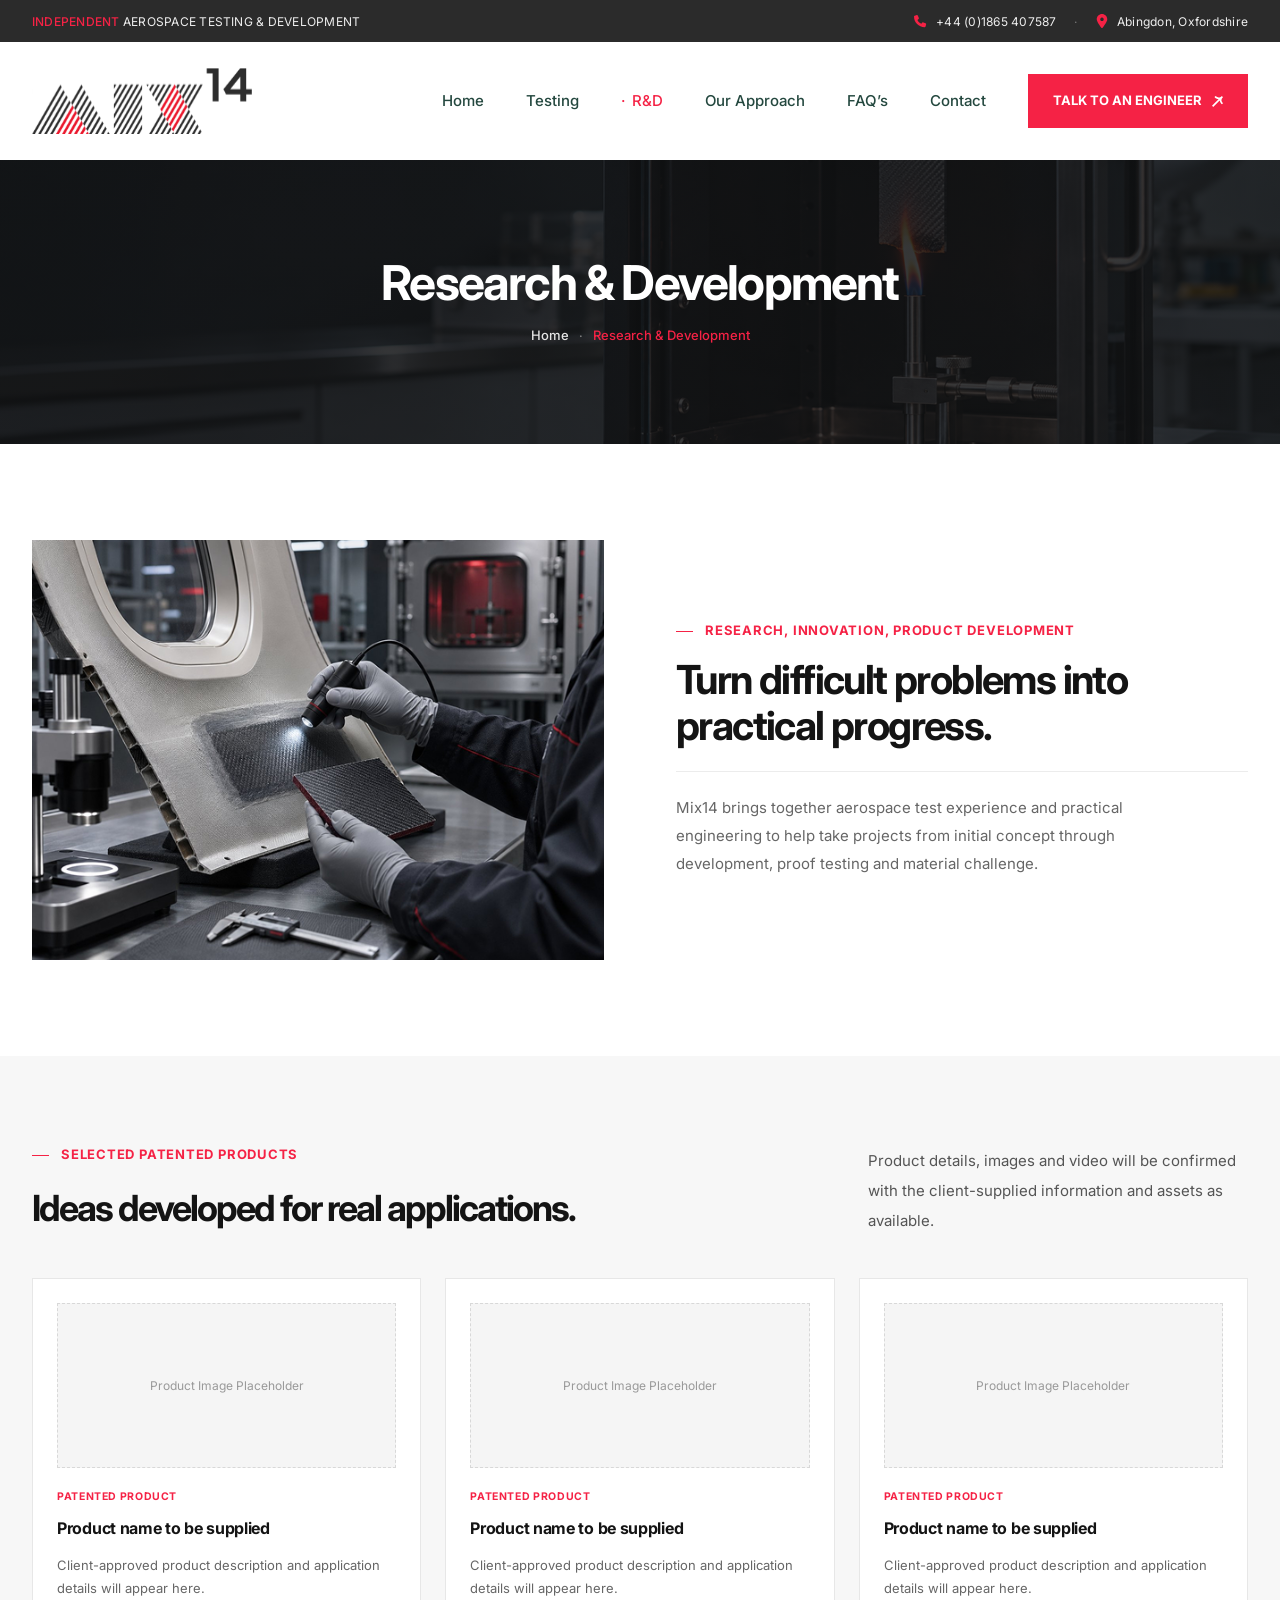
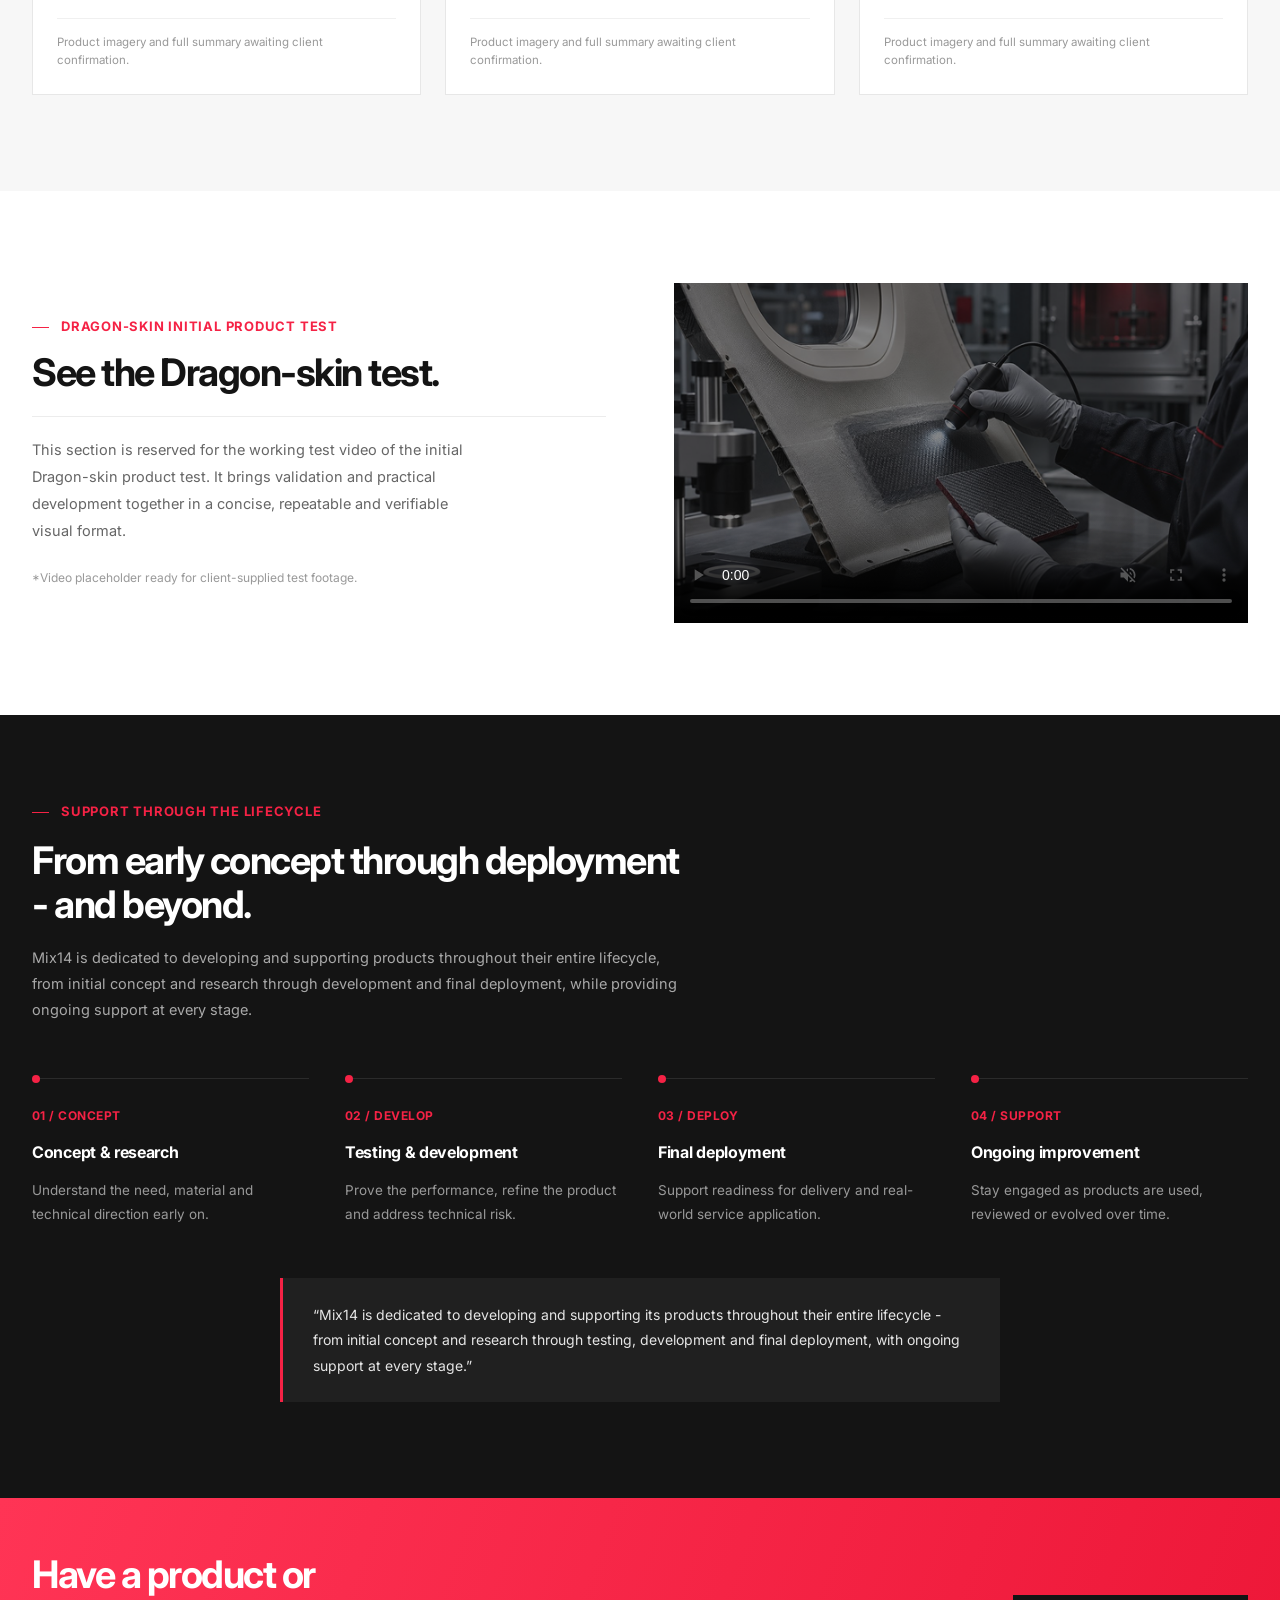
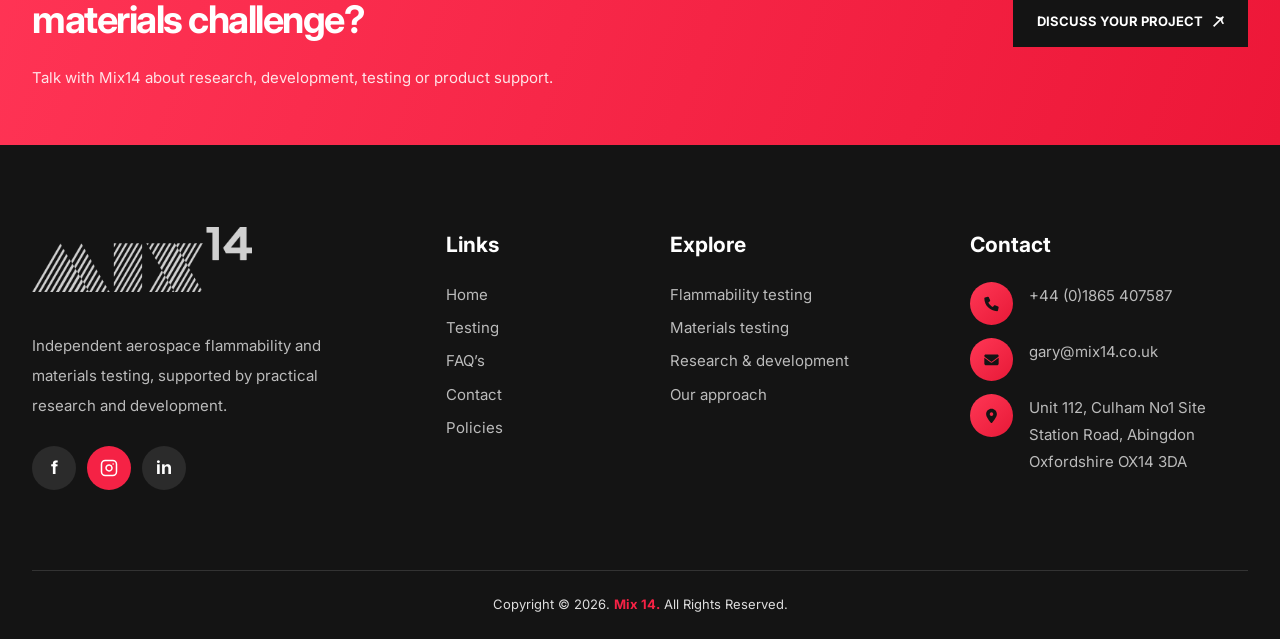
<file: research-and-development.html>
<!doctype html>
<html lang="en">
<head>
  <meta charset="utf-8">
  <meta name="viewport" content="width=device-width, initial-scale=1">
  <meta name="theme-color" content="#141414">
  <title>Research &amp; Development | Mix14</title>
  <link rel="preconnect" href="https://fonts.googleapis.com">
  <link rel="preconnect" href="https://fonts.gstatic.com" crossorigin>
  <link href="https://fonts.googleapis.com/css2?family=Inter:wght@400;500;600;700;800&display=swap" rel="stylesheet">
  <link rel="stylesheet" href="styles.css">
</head>
<body>
  <div class="topline">
    <div class="wrap top-inner">
      <span><b>INDEPENDENT</b> AEROSPACE TESTING &amp; DEVELOPMENT</span>
      <div class="top-contact">
        <a href="tel:+441865407587">
          <svg class="top-icon" width="13" height="13" viewBox="0 0 16 16" fill="none" aria-hidden="true">
            <path d="M4.80469 0.820312L5.97656 3.63281C6.18164 4.10156 6.06445 4.6582 5.6543 4.98047L4.21875 6.18164C5.18555 8.23242 6.85547 9.90234 8.90625 10.8691L10.1074 9.43359C10.4297 9.02344 10.9863 8.90625 11.4551 9.11133L14.2676 10.2832C14.8242 10.4883 15.0879 11.1035 14.9414 11.6602L14.2383 14.2383C14.0918 14.7363 13.6523 15.0879 13.125 15.0879C5.85938 15.0879 0 9.22852 0 1.96289C0 1.43555 0.351562 0.996094 0.849609 0.849609L3.42773 0.146484C3.98438 0 4.59961 0.263672 4.80469 0.820312Z" fill="#f52245"/>
          </svg>
          +44 (0)1865 407587
        </a>
        <span class="dot">·</span>
        <span>
          <svg class="top-icon" width="12" height="14" viewBox="0 0 12 16" fill="none" aria-hidden="true">
            <path d="M6.71875 15.625C6.34375 16.0938 5.625 16.0938 5.25 15.625C3.65625 13.5938 0 8.75 0 6C0 2.6875 2.6875 0 6 0C9.3125 0 12 2.6875 12 6C12 8.75 8.34375 13.5938 6.71875 15.625ZM6 4C5.28125 4 4.625 4.40625 4.25 5C3.90625 5.625 3.90625 6.40625 4.25 7C4.625 7.625 5.28125 8 6 8C6.6875 8 7.34375 7.625 7.71875 7C8.0625 6.40625 8.0625 5.625 7.71875 5C7.34375 4.40625 6.6875 4 6 4Z" fill="#f52245"/>
          </svg>
          Abingdon, Oxfordshire
        </span>
      </div>
    </div>
  </div>

  <header class="site-header">
    <div class="wrap nav-wrap">
      <a class="brand" href="index.html" aria-label="Mix14 home">
        <img src="bkpam2302204_logo_2 1.svg" alt="Mix14">
      </a>
      <button class="menu-toggle" aria-label="Toggle navigation" aria-expanded="false">☰</button>
      <nav class="main-nav">
        <a href="index.html">Home</a>
        <a href="index.html#testing">Testing</a>
        <a class="active" href="research-and-development.html">R&amp;D</a>
        <a href="our-approach.html">Our Approach</a>
        <a href="faqs.html">FAQ’s</a>
        <a href="contact.html">Contact</a>
        <a class="button button-red nav-cta" href="talk-to-an-engineer.html">TALK TO AN ENGINEER <img src="Vector.svg" alt="" class="btn-arrow"></a>
      </nav>
    </div>
  </header>

  <main>
    <section class="page-banner">
      <div class="page-banner-bg"></div>
      <div class="wrap page-banner-content">
        <h1>Research &amp; Development</h1>
        <nav class="breadcrumb" aria-label="Breadcrumb">
          <a href="index.html">Home</a>
          <span aria-hidden="true">·</span>
          <span class="current">Research &amp; Development</span>
        </nav>
      </div>
    </section>

    <section class="enquiry-intro">
      <div class="wrap enquiry-intro-grid">
        <div class="enquiry-photo">
          <img src="Rectangle 33757 (4).png" alt="Mix14 engineer inspecting a composite aircraft panel">
        </div>
        <div class="enquiry-copy">
          <p class="eyebrow"><span></span>RESEARCH, INNOVATION, PRODUCT DEVELOPMENT</p>
          <h2 class="has-divider">Turn difficult problems into practical progress.</h2>
          <p>Mix14 brings together aerospace test experience and practical engineering to help take projects from initial concept through development, proof testing and material challenge.</p>
        </div>
      </div>
    </section>

    <section class="patented-section section-muted">
      <div class="wrap">
        <div class="section-heading split">
          <div>
            <p class="eyebrow"><span></span>SELECTED PATENTED PRODUCTS</p>
            <h2>Ideas developed for real applications.</h2>
          </div>
          <p>Product details, images and video will be confirmed with the client-supplied information and assets as available.</p>
        </div>

        <div class="product-grid">
          <article class="product-card">
            <div class="product-placeholder">Product Image Placeholder</div>
            <p class="product-tag">PATENTED PRODUCT</p>
            <h3>Product name to be supplied</h3>
            <p class="product-desc">Client-approved product description and application details will appear here.</p>
            <p class="product-note">Product imagery and full summary awaiting client confirmation.</p>
          </article>

          <article class="product-card">
            <div class="product-placeholder">Product Image Placeholder</div>
            <p class="product-tag">PATENTED PRODUCT</p>
            <h3>Product name to be supplied</h3>
            <p class="product-desc">Client-approved product description and application details will appear here.</p>
            <p class="product-note">Product imagery and full summary awaiting client confirmation.</p>
          </article>

          <article class="product-card">
            <div class="product-placeholder">Product Image Placeholder</div>
            <p class="product-tag">PATENTED PRODUCT</p>
            <h3>Product name to be supplied</h3>
            <p class="product-desc">Client-approved product description and application details will appear here.</p>
            <p class="product-note">Product imagery and full summary awaiting client confirmation.</p>
          </article>
        </div>
      </div>
    </section>

    <section class="dragon-section">
      <div class="wrap dragon-grid">
        <div class="dragon-copy">
          <p class="eyebrow"><span></span>DRAGON-SKIN INITIAL PRODUCT TEST</p>
          <h2 class="has-divider">See the Dragon-skin test.</h2>
          <p>This section is reserved for the working test video of the initial Dragon-skin product test. It brings validation and practical development together in a concise, repeatable and verifiable visual format.</p>
          <p class="dragon-note">*Video placeholder ready for client-supplied test footage.</p>
        </div>

        <div class="video-card">
          <video class="dragon-video" src="gemini_generated_video_a1a47a2d.mp4" poster="Rectangle 33780.png" controls muted autoplay loop playsinline></video>
        </div>
      </div>
    </section>

    <section class="brief-section lifecycle-section">
      <div class="wrap">
        <div class="lifecycle-header">
          <p class="eyebrow"><span></span>SUPPORT THROUGH THE LIFECYCLE</p>
          <h2>From early concept through deployment - and beyond.</h2>
          <p class="lifecycle-intro">Mix14 is dedicated to developing and supporting products throughout their entire lifecycle, from initial concept and research through development and final deployment, while providing ongoing support at every stage.</p>
        </div>

        <div class="brief-steps">
          <article>
            <p class="brief-num">01 / CONCEPT</p>
            <h3>Concept &amp; research</h3>
            <p>Understand the need, material and technical direction early on.</p>
          </article>
          <article>
            <p class="brief-num">02 / DEVELOP</p>
            <h3>Testing &amp; development</h3>
            <p>Prove the performance, refine the product and address technical risk.</p>
          </article>
          <article>
            <p class="brief-num">03 / DEPLOY</p>
            <h3>Final deployment</h3>
            <p>Support readiness for delivery and real-world service application.</p>
          </article>
          <article>
            <p class="brief-num">04 / SUPPORT</p>
            <h3>Ongoing improvement</h3>
            <p>Stay engaged as products are used, reviewed or evolved over time.</p>
          </article>
        </div>

        <blockquote class="lifecycle-quote">
          “Mix14 is dedicated to developing and supporting its products throughout their entire lifecycle - from initial concept and research through testing, development and final deployment, with ongoing support at every stage.”
        </blockquote>
      </div>
    </section>

    <section class="contact-band">
      <div class="wrap contact-inner">
        <div>
          <h2>Have a product or<br>materials challenge?</h2>
          <p>Talk with Mix14 about research, development, testing or product support.</p>
        </div>
        <div class="contact-actions">
          <a href="talk-to-an-engineer.html" class="button button-dark">DISCUSS YOUR PROJECT <img src="Vector.svg" alt="" class="btn-arrow"></a>
        </div>
      </div>
    </section>
  </main>

  <footer class="footer">
    <div class="wrap">
      <div class="footer-grid">
        <div class="footer-about">
          <a href="index.html" class="brand brand-light">
            <img src="bkpam2302204_logo_2 1.svg" alt="Mix14">
          </a>
          <p>Independent aerospace flammability and materials testing, supported by practical research and development.</p>
          <div class="socials">
            <a href="#" aria-label="Facebook">f</a>
            <a href="#" aria-label="Instagram">
              <svg width="18" height="18" viewBox="0 0 24 24" fill="none" stroke="currentColor" stroke-width="2" stroke-linecap="round" stroke-linejoin="round" aria-hidden="true">
                <rect x="2" y="2" width="20" height="20" rx="5" ry="5"></rect>
                <path d="M16 11.37A4 4 0 1 1 12.63 8 4 4 0 0 1 16 11.37z"></path>
                <line x1="17.5" y1="6.5" x2="17.51" y2="6.5"></line>
              </svg>
            </a>
            <a href="#" aria-label="LinkedIn">in</a>
          </div>
        </div>

        <div>
          <h3>Links</h3>
          <a href="index.html">Home</a>
          <a href="index.html#testing">Testing</a>
          <a href="faqs.html">FAQ’s</a>
          <a href="contact.html">Contact</a>
          <a href="#">Policies</a>
        </div>

        <div>
          <h3>Explore</h3>
          <a href="index.html#testing">Flammability testing</a>
          <a href="material-testing.html">Materials testing</a>
          <a href="research-and-development.html">Research &amp; development</a>
          <a href="our-approach.html">Our approach</a>
        </div>

        <div class="footer-contact">
          <h3>Contact</h3>
          <p><img src="Frame 193.svg" alt=""> <a href="tel:+441865407587">+44 (0)1865 407587</a></p>
          <p><img src="Frame 194.svg" alt=""> <a href="mailto:gary@mix14.co.uk">gary@mix14.co.uk</a></p>
          <p><img src="Frame 112.svg" alt=""> <span>Unit 112, Culham No1 Site Station Road, Abingdon Oxfordshire OX14 3DA</span></p>
        </div>
      </div>

      <div class="copyright">Copyright © 2026. <b>Mix 14.</b> All Rights Reserved.</div>
    </div>
  </footer>

  <script src="script.js"></script>
</body>
</html>
</file>
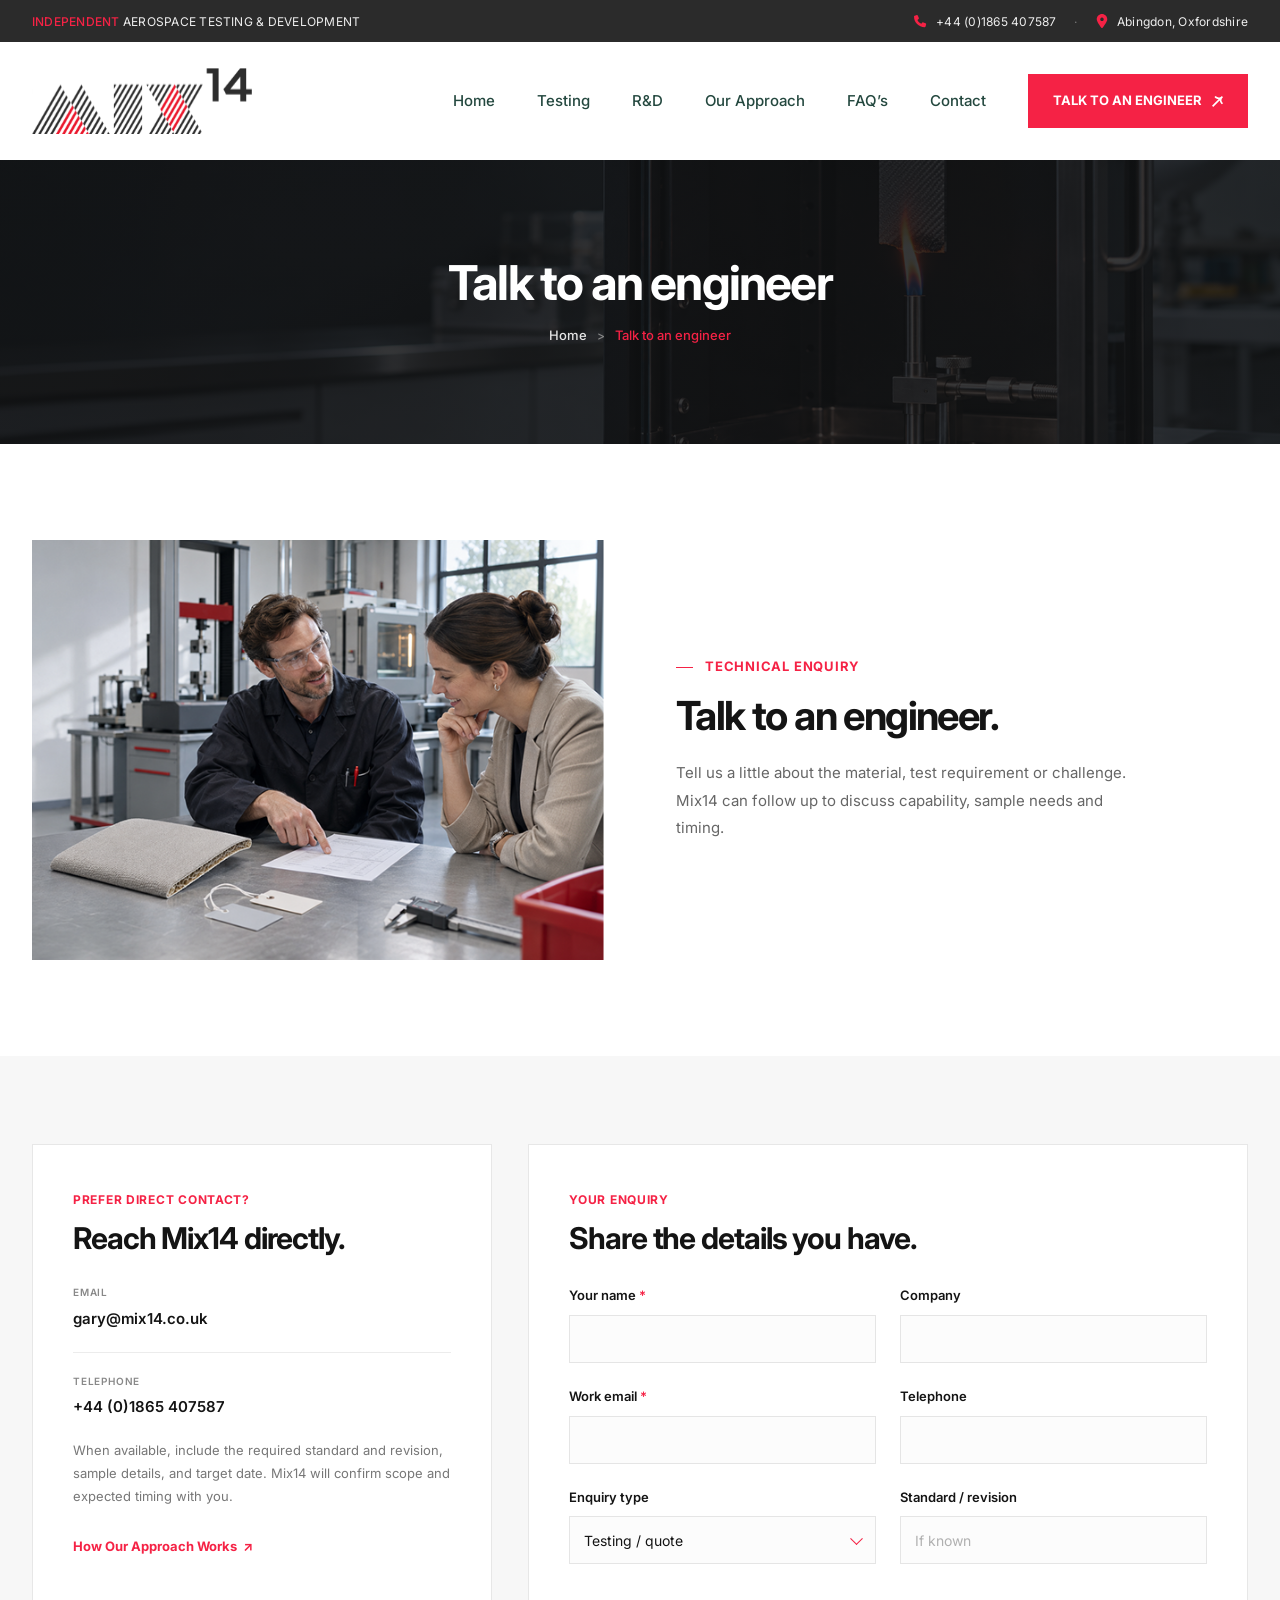
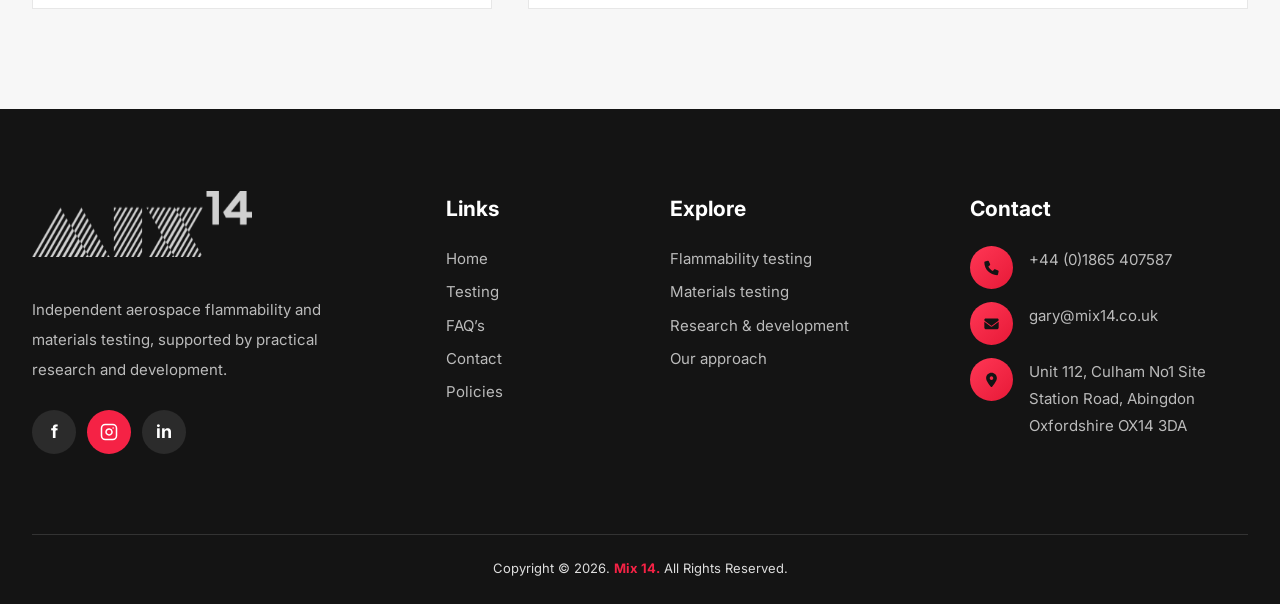
<file: talk-to-an-engineer.html>
<!doctype html>
<html lang="en">
<head>
  <meta charset="utf-8">
  <meta name="viewport" content="width=device-width, initial-scale=1">
  <meta name="theme-color" content="#141414">
  <title>Talk to an engineer | Mix14</title>
  <link rel="preconnect" href="https://fonts.googleapis.com">
  <link rel="preconnect" href="https://fonts.gstatic.com" crossorigin>
  <link href="https://fonts.googleapis.com/css2?family=Inter:wght@400;500;600;700;800&display=swap" rel="stylesheet">
  <link rel="stylesheet" href="styles.css">
</head>
<body>
  <div class="topline">
    <div class="wrap top-inner">
      <span><b>INDEPENDENT</b> AEROSPACE TESTING &amp; DEVELOPMENT</span>
      <div class="top-contact">
        <a href="tel:+441865407587">
          <svg class="top-icon" width="13" height="13" viewBox="0 0 16 16" fill="none" aria-hidden="true">
            <path d="M4.80469 0.820312L5.97656 3.63281C6.18164 4.10156 6.06445 4.6582 5.6543 4.98047L4.21875 6.18164C5.18555 8.23242 6.85547 9.90234 8.90625 10.8691L10.1074 9.43359C10.4297 9.02344 10.9863 8.90625 11.4551 9.11133L14.2676 10.2832C14.8242 10.4883 15.0879 11.1035 14.9414 11.6602L14.2383 14.2383C14.0918 14.7363 13.6523 15.0879 13.125 15.0879C5.85938 15.0879 0 9.22852 0 1.96289C0 1.43555 0.351562 0.996094 0.849609 0.849609L3.42773 0.146484C3.98438 0 4.59961 0.263672 4.80469 0.820312Z" fill="#f52245"/>
          </svg>
          +44 (0)1865 407587
        </a>
        <span class="dot">·</span>
        <span>
          <svg class="top-icon" width="12" height="14" viewBox="0 0 12 16" fill="none" aria-hidden="true">
            <path d="M6.71875 15.625C6.34375 16.0938 5.625 16.0938 5.25 15.625C3.65625 13.5938 0 8.75 0 6C0 2.6875 2.6875 0 6 0C9.3125 0 12 2.6875 12 6C12 8.75 8.34375 13.5938 6.71875 15.625ZM6 4C5.28125 4 4.625 4.40625 4.25 5C3.90625 5.625 3.90625 6.40625 4.25 7C4.625 7.625 5.28125 8 6 8C6.6875 8 7.34375 7.625 7.71875 7C8.0625 6.40625 8.0625 5.625 7.71875 5C7.34375 4.40625 6.6875 4 6 4Z" fill="#f52245"/>
          </svg>
          Abingdon, Oxfordshire
        </span>
      </div>
    </div>
  </div>

  <header class="site-header">
    <div class="wrap nav-wrap">
      <a class="brand" href="index.html" aria-label="Mix14 home">
        <img src="bkpam2302204_logo_2 1.svg" alt="Mix14">
      </a>
      <button class="menu-toggle" aria-label="Toggle navigation" aria-expanded="false">☰</button>
      <nav class="main-nav">
        <a href="index.html">Home</a>
        <a href="index.html#testing">Testing</a>
        <a href="research-and-development.html">R&amp;D</a>
        <a href="our-approach.html">Our Approach</a>
        <a href="faqs.html">FAQ’s</a>
        <a href="contact.html">Contact</a>
        <a class="button button-red nav-cta" href="talk-to-an-engineer.html">TALK TO AN ENGINEER <img src="Vector.svg" alt="" class="btn-arrow"></a>
      </nav>
    </div>
  </header>

  <main>
    <section class="page-banner">
      <div class="page-banner-bg"></div>
      <div class="wrap page-banner-content">
        <h1>Talk to an engineer</h1>
        <nav class="breadcrumb" aria-label="Breadcrumb">
          <a href="index.html">Home</a>
          <span aria-hidden="true">&gt;</span>
          <span class="current">Talk to an engineer</span>
        </nav>
      </div>
    </section>

    <section class="enquiry-intro">
      <div class="wrap enquiry-intro-grid">
        <div class="enquiry-photo">
          <img src="Rectangle 33757.png" alt="Mix14 engineer discussing material test samples with a client">
        </div>
        <div class="enquiry-copy">
          <p class="eyebrow"><span></span>TECHNICAL ENQUIRY</p>
          <h2>Talk to an engineer.</h2>
          <p>Tell us a little about the material, test requirement or challenge. Mix14 can follow up to discuss capability, sample needs and timing.</p>
        </div>
      </div>
    </section>

    <section class="contact-cards section-muted">
      <div class="wrap contact-cards-grid">
        <div class="contact-card direct-card">
          <p class="card-eyebrow">PREFER DIRECT CONTACT?</p>
          <h2>Reach Mix14 directly.</h2>

          <div class="direct-item">
            <span class="direct-label">EMAIL</span>
            <a class="direct-value" href="mailto:gary@mix14.co.uk">gary@mix14.co.uk</a>
          </div>

          <div class="direct-item direct-item-last">
            <span class="direct-label">TELEPHONE</span>
            <a class="direct-value" href="tel:+441865407587">+44 (0)1865 407587</a>
          </div>

          <p class="direct-note">When available, include the required standard and revision, sample details, and target date. Mix14 will confirm scope and expected timing with you.</p>

          <a class="direct-link" href="index.html#approach">How Our Approach Works <span aria-hidden="true">↗</span></a>
        </div>

        <div class="contact-card form-card">
          <p class="card-eyebrow">YOUR ENQUIRY</p>
          <h2>Share the details you have.</h2>

          <form class="enquiry-form" action="#" method="post">
            <div class="form-field">
              <label for="your-name">Your name <span class="req">*</span></label>
              <input type="text" id="your-name" name="name" required>
            </div>

            <div class="form-field">
              <label for="company">Company</label>
              <input type="text" id="company" name="company">
            </div>

            <div class="form-field">
              <label for="work-email">Work email <span class="req">*</span></label>
              <input type="email" id="work-email" name="email" required>
            </div>

            <div class="form-field">
              <label for="telephone">Telephone</label>
              <input type="tel" id="telephone" name="telephone">
            </div>

            <div class="form-field">
              <label for="enquiry-type">Enquiry type</label>
              <div class="select-wrap">
                <select id="enquiry-type" name="enquiry_type">
                  <option value="testing-quote" selected>Testing / quote</option>
                  <option value="rd-support">R&amp;D support</option>
                  <option value="witnessing">In-house witnessing</option>
                  <option value="general">General enquiry</option>
                </select>
              </div>
            </div>

            <div class="form-field">
              <label for="standard-revision">Standard / revision</label>
              <input type="text" id="standard-revision" name="standard" placeholder="If known">
            </div>
          </form>
        </div>
      </div>
    </section>
  </main>

  <footer class="footer">
    <div class="wrap">
      <div class="footer-grid">
        <div class="footer-about">
          <a href="index.html" class="brand brand-light">
            <img src="bkpam2302204_logo_2 1.svg" alt="Mix14">
          </a>
          <p>Independent aerospace flammability and materials testing, supported by practical research and development.</p>
          <div class="socials">
            <a href="#" aria-label="Facebook">f</a>
            <a href="#" aria-label="Instagram">
              <svg width="18" height="18" viewBox="0 0 24 24" fill="none" stroke="currentColor" stroke-width="2" stroke-linecap="round" stroke-linejoin="round" aria-hidden="true">
                <rect x="2" y="2" width="20" height="20" rx="5" ry="5"></rect>
                <path d="M16 11.37A4 4 0 1 1 12.63 8 4 4 0 0 1 16 11.37z"></path>
                <line x1="17.5" y1="6.5" x2="17.51" y2="6.5"></line>
              </svg>
            </a>
            <a href="#" aria-label="LinkedIn">in</a>
          </div>
        </div>

        <div>
          <h3>Links</h3>
          <a href="index.html">Home</a>
          <a href="index.html#testing">Testing</a>
          <a href="faqs.html">FAQ’s</a>
          <a href="contact.html">Contact</a>
          <a href="#">Policies</a>
        </div>

        <div>
          <h3>Explore</h3>
          <a href="index.html#testing">Flammability testing</a>
          <a href="material-testing.html">Materials testing</a>
          <a href="index.html#research">Research &amp; development</a>
          <a href="index.html#approach">Our approach</a>
        </div>

        <div class="footer-contact">
          <h3>Contact</h3>
          <p><img src="Frame 193.svg" alt=""> <a href="tel:+441865407587">+44 (0)1865 407587</a></p>
          <p><img src="Frame 194.svg" alt=""> <a href="mailto:gary@mix14.co.uk">gary@mix14.co.uk</a></p>
          <p><img src="Frame 112.svg" alt=""> <span>Unit 112, Culham No1 Site Station Road, Abingdon Oxfordshire OX14 3DA</span></p>
        </div>
      </div>

      <div class="copyright">Copyright © 2026. <b>Mix 14.</b> All Rights Reserved.</div>
    </div>
  </footer>

  <script src="script.js"></script>
</body>
</html>
</file>
<file: styles.css>
:root{--red:#f52245;--ink:#141414;--green:#164d43;--muted:#f7f7f7;--text:#666;--line:#dedede;--max:1320px}*{box-sizing:border-box}html{scroll-behavior:smooth}body{margin:0;color:var(--ink);font-family:Inter,Arial,sans-serif;font-size:15px;line-height:1.75}a{color:inherit;text-decoration:none}.wrap{width:min(var(--max),calc(100% - 64px));margin-inline:auto}.topline{height:42px;background:#2b2b2b;color:#eee;font-size:12px;letter-spacing:.02em}.top-inner,.top-contact{height:100%;display:flex;align-items:center;justify-content:space-between}.topline b{color:var(--red);font-weight:500}.top-contact{gap:18px}.top-contact i{font-style:normal;color:var(--red);font-size:15px;margin-right:6px}.dot{color:#777}.site-header{height:118px;background:white;position:relative;z-index:5}.nav-wrap{height:100%;display:flex;align-items:center;justify-content:space-between}.brand{display:inline-block}.mix-mark{font-size:39px;line-height:1;font-weight:800;letter-spacing:-8px;display:inline-flex;align-items:center;position:relative;color:#111;padding-right:44px;transform:scaleX(1.1);font-style:italic}.mix-mark span:nth-child(1),.mix-mark span:nth-child(3){background:repeating-linear-gradient(125deg,#191919 0 3px,#fff 3px 5px);color:transparent;background-clip:text}.mix-mark span:nth-child(2){background:repeating-linear-gradient(125deg,#222 0 3px,#fff 3px 5px);color:transparent;background-clip:text}.mix-mark sup{font-style:normal;font-size:37px;letter-spacing:-4px;position:absolute;right:0;top:-19px;color:#242424}.main-nav{display:flex;align-items:center;gap:42px;color:#24483f;font-weight:500}.main-nav>a:not(.button):hover,.main-nav .active{color:var(--red)}.main-nav .active:before{content:"·";padding-right:7px}.button{min-height:52px;padding:0 23px;display:inline-flex;align-items:center;justify-content:center;gap:10px;font-size:13px;font-weight:700;line-height:1.2;border:1px solid transparent;white-space:nowrap;transition:transform .2s,background .2s}.button:hover{transform:translateY(-2px)}.button span{font-size:16px}.button-red{background:var(--red);color:white}.button-red:hover{background:#dd1639}.nav-cta{height:54px;padding-inline:24px}.menu-toggle{display:none;background:none;border:0;font-size:26px}.hero{height:650px;position:relative;overflow:hidden;color:white;background:#17191b}.hero-image{position:absolute;inset:0;background:linear-gradient(90deg,rgba(14,15,16,.94) 0%,rgba(15,16,17,.84) 35%,rgba(15,16,17,.16) 63%,rgba(15,16,17,.05) 100%),url('Rectangle 33770.png') center 47%/cover no-repeat}.hero-content{position:relative;padding-top:132px}.eyebrow{margin:0 0 24px;color:var(--red);font-size:13px;font-weight:700;letter-spacing:.06em;line-height:1.3}.eyebrow>span,.capabilities-inner>p>span{display:inline-block;width:17px;height:1px;background:var(--red);vertical-align:middle;margin-right:12px}.hero h1{font-size:52px;letter-spacing:-2.6px;line-height:1.19;margin:0 0 31px;font-weight:700}.hero h1 em{font-style:normal;color:var(--red)}.hero-copy{color:#d0d0d0;font-size:15px;line-height:2.1;margin:0 0 42px}.hero-actions{display:flex;gap:16px}.hero-actions .button{height:54px}.button-outline-light{border-color:rgba(255,255,255,.32);color:white;background:rgba(255,255,255,.03)}.proof{display:flex;gap:23px;margin-top:43px;font-size:13px}.proof b{color:var(--red);font-size:20px;margin-right:6px}.proof small{color:#bbb;font-size:11px;margin-left:5px}.proof strong{font-size:14px}.stats{padding:37px 0 39px;background:white}.stats-grid{display:grid;grid-template-columns:repeat(4,1fr)}.stats-grid>div{padding-left:48px;border-right:1px solid #ddd;display:flex;flex-direction:column;line-height:1.45}.stats-grid>div:first-child{padding-left:0}.stats-grid>div:last-child{border:0}.stats-grid strong{color:var(--red);font-size:29px;letter-spacing:-1px;line-height:1.1}.stats-grid strong sup{font-size:14px;vertical-align:top}.stats-grid b{font-size:13px;font-weight:500;margin-top:3px}.stats-grid span{color:#777;margin-top:10px;font-size:14px}.section-muted{background:#f7f7f7}.testing{padding:96px 0 84px}.section-heading{margin-bottom:42px}.split{display:flex;justify-content:space-between;align-items:flex-start;gap:50px}.section-heading .eyebrow{margin-bottom:25px}.section-heading h2,.why h2,.approach h2,.faqs h2{font-size:42px;letter-spacing:-2px;line-height:1.14;margin:0;font-weight:700}.section-heading>p{max-width:380px;color:#555;margin:0;line-height:2}.service-grid{display:grid;grid-template-columns:repeat(3,1fr);gap:48px}.service-card{background:white;border:1px solid #e7e7e7}.card-image{height:234px;position:relative;overflow:hidden}.card-image img{width:100%;height:100%;object-fit:cover;display:block}.card-image span{position:absolute;left:24px;bottom:-16px;color:rgba(255,255,255,.62);font-size:58px;letter-spacing:-4px;font-weight:600}.card-body{padding:24px 29px 27px}.card-body h3{font-size:19px;line-height:1.45;margin:0 0 18px;letter-spacing:-.5px}.card-body p{font-size:14px;line-height:2;color:#555;min-height:84px;margin:0 0 19px}.card-body>a{color:var(--red);font-size:13px;font-weight:700}.card-body>a b{font-size:16px;margin-left:6px}.center{text-align:center;margin-top:54px}.button-outline{border-color:#444;color:#222;background:transparent;height:53px}.capabilities{background:#141414;color:#ddd;padding:34px 0}.capabilities-inner{display:flex;align-items:center;justify-content:space-between;gap:25px}.capabilities-inner>p{white-space:nowrap;font-size:16px;letter-spacing:.05em;margin:0}.capabilities-inner>p>span{background:#aaa}.chips{display:flex;gap:8px;flex-wrap:wrap}.chips span{border:1px solid #333;color:#999;padding:9px 15px;font-size:12px}.chips .selected{border-color:var(--red);color:#fff}.why{padding:112px 0 106px;background:white}.why-grid{display:grid;grid-template-columns:.95fr 1.05fr;align-items:center;gap:64px}.why-photo{position:relative;padding-left:28px}.why-photo>img{display:block;width:100%;height:380px;object-fit:cover}.photo-caption{position:absolute;bottom:27px;left:0;background:var(--red);color:white;padding:13px 20px;display:flex;flex-direction:column;line-height:1.5}.photo-caption strong{font-size:16px}.photo-caption span{font-size:11px;margin-top:4px}.why-content .eyebrow{margin-bottom:22px}.why h2{font-size:39px;margin-bottom:25px}.why-content>p:not(.eyebrow){color:#555;line-height:2;margin:0 0 26px}.benefits{display:grid;grid-template-columns:1fr 1fr;gap:12px 20px;font-size:13px}.benefits b{display:inline-flex;width:20px;height:20px;align-items:center;justify-content:center;border-radius:5px;background:#26c34a;color:white;margin-right:8px;font-size:14px}.certifications{border-top:1px solid #e5e5e5;margin-top:35px;padding-top:30px;display:flex;align-items:center;gap:9px}.certifications span{border:1px solid #555;padding:9px 18px;font-size:12px}.certifications small{margin-left:12px;color:#888;font-size:12px}.approach{padding:92px 0 88px}.approach>.wrap>.eyebrow{margin-bottom:21px}.approach h2{font-size:39px}.approach-intro{margin:18px 0 45px;color:#555}.steps{display:grid;grid-template-columns:repeat(4,1fr);gap:36px}.steps article{border-top:2px solid #ddd;padding-top:20px;position:relative}.steps article:before{content:"";position:absolute;top:-6px;left:0;width:9px;height:9px;background:var(--red);border-radius:50%}.steps article p{color:var(--red);font-size:13px;font-weight:700;letter-spacing:.04em;margin:9px 0}.steps h3{font-size:17px;margin:0 0 16px;letter-spacing:-.4px}.steps article>span{color:#555;font-size:14px;line-height:1.9}.gallery{padding:92px 0 100px}.gallery .section-heading{margin-bottom:40px}.gallery .section-heading>p{max-width:430px}.gallery-grid{display:grid;grid-template-columns:repeat(3,1fr);gap:24px}.gallery-grid button{height:320px;padding:0;border:0;position:relative;overflow:hidden;text-align:left;background:#222;color:white;cursor:pointer}.gallery-grid img{width:100%;height:100%;object-fit:cover;transition:transform .4s}.gallery-grid button:hover img{transform:scale(1.04)}.gallery-grid button:after{content:"";position:absolute;inset:45% 0 0;background:linear-gradient(transparent,rgba(0,0,0,.65))}.gallery-grid button span{position:absolute;z-index:1;left:25px;bottom:20px;letter-spacing:.04em}.gallery-grid button span:first-letter{color:var(--red)}.faqs{padding:94px 0 90px}.faq-grid{display:grid;grid-template-columns:.8fr 1.2fr;gap:80px}.faqs h2{font-size:39px;margin:0 0 28px}.faq-grid>div:first-child>p:not(.eyebrow){color:#666;line-height:1.9;margin:0 0 30px}.accordion article{border-bottom:1px solid #ddd}.accordion button{width:100%;display:flex;justify-content:space-between;align-items:center;padding:18px 0;background:none;border:0;text-align:left;font:600 14px Inter,Arial,sans-serif;cursor:pointer}.accordion button span{color:var(--red);font-size:20px}.accordion article>p{display:none;color:#666;line-height:1.9;margin:0;padding:0 28px 21px 0;font-size:14px}.accordion article.open>p{display:block}.client-logos{padding:36px 0;background:white}.client-logos>.wrap{display:flex;align-items:center;justify-content:space-between;gap:45px}.client-logos img{max-width:190px;width:18%;max-height:62px;object-fit:contain}.contact-band{background:linear-gradient(110deg,#ff3455,#ed1738);color:white;padding:54px 0}.contact-inner{display:flex;align-items:center;justify-content:space-between;gap:30px}.contact-band h2{font-size:38px;letter-spacing:-1.5px;line-height:1.2;margin:0 0 22px}.contact-band p{margin:0;color:#ffe3e7}.contact-actions{display:flex;gap:12px}.button-dark{background:#141414;color:white}.button-outline-dark{border-color:#161616;color:#141414}.footer{background:#141414;color:#bbb;padding:82px 0 24px}.footer-grid{display:grid;grid-template-columns:1.4fr .65fr .95fr 1.1fr;gap:60px;padding-bottom:80px}.brand-light .mix-mark{color:#eee}.brand-light .mix-mark sup{color:#777}.footer-about>p{max-width:300px;margin:30px 0 25px;line-height:2}.footer h3{color:white;font-size:21px;margin:0 0 18px}.footer-grid>div:not(:first-child)>a{display:block;margin:7px 0}.footer-grid a:hover{color:white}.socials{display:flex;gap:11px}.socials a{width:44px;height:44px;border-radius:50%;background:#2b2b2b;display:flex;align-items:center;justify-content:center;color:white;font-weight:700;font-size:18px}.socials a:nth-child(2){background:var(--red)}.footer-contact p{display:flex;align-items:flex-start;gap:16px;margin:0 0 13px;line-height:1.8}.footer-contact img{width:43px;height:43px;object-fit:contain;flex:none}.copyright{border-top:1px solid #333;text-align:center;padding-top:22px;color:#ddd;font-size:13px}.copyright b{color:var(--red)}.lightbox{position:fixed;inset:0;background:rgba(0,0,0,.92);z-index:20;display:none;align-items:center;justify-content:center;padding:50px}.lightbox.visible{display:flex}.lightbox img{max-width:min(100%,1100px);max-height:90vh;object-fit:contain}.lightbox-close{position:absolute;top:20px;right:30px;color:white;background:none;border:0;font-size:44px;cursor:pointer}
@media(max-width:1050px){.main-nav{gap:20px}.nav-cta{padding-inline:14px}.service-grid{gap:20px}.card-body{padding:22px}.capabilities-inner{align-items:flex-start;flex-direction:column}.why-grid{gap:38px}.footer-grid{gap:30px}}
@media(max-width:760px){.wrap{width:min(100% - 36px,var(--max))}.topline{height:auto;min-height:38px}.top-inner{justify-content:center}.top-inner>span{font-size:9px}.top-contact{display:none}.site-header{height:78px}.menu-toggle{display:block}.brand .mix-mark{font-size:32px}.brand .mix-mark sup{font-size:28px;top:-14px}.main-nav{display:none;position:absolute;top:78px;left:0;right:0;background:white;box-shadow:0 15px 20px #0002;padding:18px;align-items:stretch;flex-direction:column;gap:0}.main-nav.open{display:flex}.main-nav>a:not(.button){padding:11px 5px;border-bottom:1px solid #eee}.main-nav .active:before{content:none}.main-nav .nav-cta{margin-top:12px}.hero{height:auto;min-height:670px}.hero-image{background-position:58% center;background-image:linear-gradient(90deg,rgba(14,15,16,.92),rgba(15,16,17,.63)),url('Rectangle 33770.png')}.hero-content{padding-top:90px;padding-bottom:45px}.hero h1{font-size:clamp(37px,9vw,50px);letter-spacing:-1.8px}.hero-copy{font-size:14px;line-height:1.9}.desktop{display:none}.hero-actions{flex-wrap:wrap}.proof{flex-wrap:wrap;gap:12px 20px;margin-top:32px}.proof span{font-size:11px}.stats{padding:27px 0}.stats-grid{grid-template-columns:1fr 1fr;row-gap:28px}.stats-grid>div{padding-left:18px}.stats-grid>div:nth-child(odd){padding-left:0}.stats-grid>div:nth-child(2){border-right:0}.stats-grid span{font-size:12px}.testing,.why,.gallery,.faqs{padding:65px 0}.split{display:block}.section-heading h2,.why h2,.approach h2,.faqs h2{font-size:34px}.section-heading>p{margin-top:22px}.service-grid{grid-template-columns:1fr;gap:18px}.card-image{height:240px}.card-body p{min-height:0}.capabilities{padding:25px 0}.chips{gap:6px}.chips span{padding:8px 10px;font-size:11px}.why-grid{grid-template-columns:1fr;gap:42px}.why-photo{padding-left:12px}.why-photo>img{height:300px}.why-content>p:not(.eyebrow){font-size:14px}.benefits{grid-template-columns:1fr;gap:10px}.certifications{flex-wrap:wrap}.certifications small{width:100%;margin:8px 0 0}.approach{padding:65px 0}.steps{grid-template-columns:1fr 1fr;gap:28px 20px}.gallery-grid{grid-template-columns:1fr;gap:14px}.gallery-grid button{height:250px}.faq-grid{grid-template-columns:1fr;gap:35px}.client-logos>.wrap{display:grid;grid-template-columns:1fr 1fr;gap:30px;justify-items:center}.client-logos img{width:75%;max-height:55px}.contact-inner{align-items:flex-start;flex-direction:column}.contact-band h2{font-size:33px}.contact-actions{flex-wrap:wrap}.footer{padding-top:58px}.footer-grid{grid-template-columns:1fr 1fr;gap:34px 20px;padding-bottom:45px}.footer-about{grid-column:1/-1}.footer-about>p{margin-top:20px}.footer h3{font-size:18px}.footer-contact{grid-column:1/-1}.footer-contact p{font-size:13px}.copyright{font-size:11px}.lightbox{padding:20px}}
@media(max-width:420px){.button{padding-inline:15px;font-size:12px}.hero-actions .button{width:100%}.proof{display:grid;grid-template-columns:1fr 1fr}.steps{grid-template-columns:1fr}.contact-actions .button{width:100%}.contact-actions{width:100%}.footer-grid{grid-template-columns:1fr}.footer-about,.footer-contact{grid-column:auto}}

.brand{display:inline-block;line-height:0}.brand img{display:block;width:220px;height:auto}.brand-light img{filter:grayscale(1) brightness(0) invert(1);opacity:.8}@media(max-width:760px){.brand img{width:175px}}

.top-icon{display:inline-block;vertical-align:-2px;margin-right:6px}
.btn-arrow{width:11px;height:11px;display:inline-block}
.page-banner{position:relative;height:284px;background:#141618;color:#fff;overflow:hidden;display:flex;align-items:center}
.page-banner-bg{position:absolute;inset:0;background:linear-gradient(180deg,rgba(16,18,20,.62),rgba(16,18,20,.58)),url('Rectangle 33761.png') center/cover no-repeat}
.page-banner-content{position:relative;text-align:center}
.page-banner-content h1{margin:0 0 12px;font-size:48px;font-weight:700;letter-spacing:-1.8px;line-height:1.15}
.breadcrumb{display:inline-flex;align-items:center;gap:10px;font-size:13px;font-weight:500}
.breadcrumb a{color:#e5e5e5}
.breadcrumb a:hover{color:#fff}
.breadcrumb span[aria-hidden="true"]{color:#888;font-size:12px}
.breadcrumb .current{color:var(--red)}
.enquiry-intro{background:#fff;padding:96px 0}
.enquiry-intro-grid{display:grid;grid-template-columns:1fr 1fr;gap:72px;align-items:center}
.enquiry-photo img{display:block;width:100%;height:auto;object-fit:cover}
.enquiry-copy .eyebrow{margin:0 0 18px}
.enquiry-copy h2{margin:0 0 20px;font-size:40px;font-weight:700;letter-spacing:-1.6px;line-height:1.15;color:var(--ink)}
.enquiry-copy p:not(.eyebrow){margin:0;color:#666;font-size:15px;line-height:1.85;max-width:470px}
.contact-cards{padding:88px 0 100px}
.contact-cards-grid{display:grid;grid-template-columns:.78fr 1.22fr;gap:36px;align-items:stretch}
.contact-card{background:#fff;border:1px solid #e7e7e7;padding:44px 40px}
.card-eyebrow{margin:0 0 10px;color:var(--red);font-size:12px;font-weight:700;letter-spacing:.06em;text-transform:uppercase}
.contact-card h2{margin:0 0 28px;font-size:30px;font-weight:700;letter-spacing:-1.1px;line-height:1.2;color:var(--ink)}
.direct-item{padding-bottom:20px;margin-bottom:20px;border-bottom:1px solid #ececec}
.direct-item-last{border-bottom:0;margin-bottom:18px;padding-bottom:0}
.direct-label{display:block;font-size:10px;font-weight:600;letter-spacing:.08em;text-transform:uppercase;color:#888;margin-bottom:4px}
.direct-value{display:inline-block;font-size:15px;font-weight:600;color:var(--ink)}
.direct-value:hover{color:var(--red)}
.direct-note{margin:0 0 24px;color:#777;font-size:13px;line-height:1.8}
.direct-link{display:inline-flex;align-items:center;gap:6px;color:var(--red);font-size:13px;font-weight:700}
.direct-link:hover{text-decoration:underline}
.enquiry-form{display:grid;grid-template-columns:1fr 1fr;gap:22px 24px}
.form-field label{display:block;font-size:13px;font-weight:600;color:var(--ink);margin-bottom:8px}
.form-field .req{color:var(--red)}
.form-field input,.form-field select{width:100%;height:48px;padding:0 14px;border:1px solid #e5e5e5;background:#fcfcfc;color:var(--ink);font:400 14px Inter,Arial,sans-serif;outline:none;transition:border-color .15s}
.form-field input::placeholder{color:#b0b0b0}
.form-field input:focus,.form-field select:focus{border-color:var(--red);background:#fff}
.select-wrap{position:relative}
.select-wrap select{appearance:none;-webkit-appearance:none;padding-right:38px;cursor:pointer}
.select-wrap:after{content:"";position:absolute;right:15px;top:50%;width:8px;height:8px;border-right:1.5px solid var(--red);border-bottom:1.5px solid var(--red);transform:translateY(-65%) rotate(45deg);pointer-events:none}
@media(max-width:960px){.enquiry-intro-grid{grid-template-columns:1fr;gap:36px}.contact-cards-grid{grid-template-columns:1fr;gap:24px}}
@media(max-width:760px){.page-banner{height:220px}.page-banner-content h1{font-size:34px;letter-spacing:-1px}.enquiry-intro{padding:60px 0}.enquiry-copy h2{font-size:32px}.contact-cards{padding:56px 0 68px}.contact-card{padding:30px 22px}.enquiry-form{grid-template-columns:1fr;gap:18px}}

.has-divider{padding-bottom:22px;margin-bottom:22px;border-bottom:1px solid #ececec}
.enquiry-copy h2.has-divider{margin-bottom:22px}
.contact-cards-grid-wide{grid-template-columns:.82fr 1.18fr}
.direct-address{margin:0;font-size:13.5px;line-height:1.7;color:var(--ink);font-weight:500}
.direct-note-bottom{margin:0;padding-top:4px;font-size:12.5px}
.route-card h2.has-divider{margin-bottom:26px}
.route-copy{margin:0 0 26px;color:#666;font-size:14.5px;line-height:1.85;max-width:480px}
.route-cta-wrap{padding-bottom:32px;margin-bottom:28px;border-bottom:1px solid #ececec}
.route-cta{height:52px;padding-inline:26px}
.route-subcopy{margin:0 0 18px;color:#777;font-size:13.5px;line-height:1.7}
.route-email-link{display:inline-flex;align-items:center;gap:8px;color:var(--ink);font-size:12.5px;font-weight:700;letter-spacing:.03em}
.route-email-link:hover{color:var(--red)}
.btn-arrow-dark{width:10px;height:10px;display:inline-block}
@media(max-width:960px){.contact-cards-grid-wide{grid-template-columns:1fr}}

.faq-page-section{padding:88px 0 96px}
.faq-page-header{text-align:center;margin-bottom:38px}
.faq-page-header h2{margin:0;font-size:34px;font-weight:700;letter-spacing:-1.2px;color:var(--ink)}
.faq-cards{max-width:760px;margin:0 auto;display:flex;flex-direction:column;gap:10px}
.faq-cards article{background:#fff;border:1px solid #e7e7e7;padding:0 26px}
.faq-cards button{padding:19px 0;font-size:14px}
.faq-cards article.open button{padding-bottom:14px}
.faq-cards article>p{padding:14px 0 22px;border-top:1px solid #f0f0f0;font-size:13.5px;line-height:1.8}
@media(max-width:760px){.faq-page-section{padding:58px 0 68px}.faq-page-header h2{font-size:28px}.faq-cards article{padding:0 18px}}

.process-section{padding:92px 0 98px}
.process-section .section-heading{margin-bottom:46px}
.process-section .section-heading h2{font-size:38px}
.process-grid{display:grid;grid-template-columns:1.15fr .85fr;gap:24px;align-items:stretch}
.stage-cards{display:grid;grid-template-columns:1fr 1fr;gap:18px}
.stage-card{background:#fff;border:1px solid #e7e7e7;padding:24px 26px 28px;display:flex;flex-direction:column}
.stage-top{display:flex;justify-content:space-between;align-items:flex-start;margin-bottom:14px}
.stage-tag{color:var(--red);font-size:11px;font-weight:700;letter-spacing:.06em;text-transform:uppercase}
.stage-num{color:#ededed;font-size:40px;font-weight:700;line-height:.85;letter-spacing:-1.5px}
.stage-card h3{margin:0 0 12px;font-size:17px;font-weight:700;letter-spacing:-.4px;color:var(--ink)}
.stage-card p{margin:0;color:#666;font-size:13.5px;line-height:1.75}
.stage-card-dark{background:#141414;border-color:#141414}
.stage-card-dark .stage-num{color:#262626}
.stage-card-dark h3{color:#fff}
.stage-card-dark p{color:#b5b5b5}
.process-photo{overflow:hidden}
.process-photo img{width:100%;height:100%;object-fit:cover;display:block}
.brief-section{background:#141414;color:#fff;padding:88px 0 96px}
.brief-section .section-heading{margin-bottom:54px}
.brief-section .section-heading h2{color:#fff;font-size:38px}
.brief-section .section-heading>p{color:#a8a8a8}
.brief-steps{display:grid;grid-template-columns:repeat(4,1fr);gap:36px}
.brief-steps article{border-top:1px solid #2b2b2b;padding-top:26px;position:relative}
.brief-steps article:before{content:"";position:absolute;top:-4px;left:0;width:8px;height:8px;border-radius:50%;background:var(--red)}
.brief-num{margin:0 0 12px;color:var(--red);font-size:12px;font-weight:700;letter-spacing:.04em}
.brief-steps h3{margin:0 0 12px;font-size:16px;font-weight:700;color:#fff;letter-spacing:-.3px}
.brief-steps article>p:last-child{margin:0;color:#999;font-size:13.5px;line-height:1.8}
@media(max-width:960px){.process-grid{grid-template-columns:1fr}.process-photo img{max-height:380px}.brief-steps{grid-template-columns:1fr 1fr;gap:32px 24px}}
@media(max-width:760px){.process-section{padding:60px 0 68px}.stage-cards{grid-template-columns:1fr}.brief-section{padding:60px 0 68px}.brief-steps{grid-template-columns:1fr;gap:28px}}

.patented-section{padding:90px 0 96px}
.patented-section .section-heading{margin-bottom:42px}
.patented-section .section-heading h2{font-size:36px}
.product-grid{display:grid;grid-template-columns:repeat(3,1fr);gap:24px}
.product-card{background:#fff;border:1px solid #e7e7e7;padding:24px;display:flex;flex-direction:column}
.product-placeholder{height:165px;background:#f5f5f5;border:1px dashed #d8d8d8;display:flex;align-items:center;justify-content:center;color:#999;font-size:12px;margin-bottom:20px}
.product-tag{margin:0 0 8px;color:var(--red);font-size:10.5px;font-weight:700;letter-spacing:.06em;text-transform:uppercase}
.product-card h3{margin:0 0 12px;font-size:16px;font-weight:700;color:var(--ink);letter-spacing:-.3px}
.product-desc{margin:0 0 18px;color:#666;font-size:13px;line-height:1.75;flex:1}
.product-note{margin:0;padding-top:14px;border-top:1px solid #f0f0f0;color:#999;font-size:11.5px;line-height:1.6}
.dragon-section{background:#fff;padding:92px 0}
.dragon-grid{display:grid;grid-template-columns:1fr 1fr;gap:68px;align-items:center}
.dragon-copy .eyebrow{margin:0 0 16px}
.dragon-copy h2{margin:0 0 20px;font-size:38px;font-weight:700;letter-spacing:-1.5px;line-height:1.15;color:var(--ink)}
.dragon-copy p:not(.eyebrow):not(.dragon-note){margin:0 0 22px;color:#666;font-size:14.5px;line-height:1.85;max-width:460px}
.dragon-note{margin:0;color:#999;font-size:12px}
.video-card{position:relative;overflow:hidden;background:#141414}
.video-card img{width:100%;height:340px;object-fit:cover;display:block}
.video-overlay{position:absolute;inset:0;display:flex;flex-direction:column;align-items:center;justify-content:center;text-align:center;padding:24px;color:#fff;background:rgba(14,16,18,.28)}
.play-btn{width:54px;height:54px;border-radius:50%;border:0;background:var(--red);display:inline-flex;align-items:center;justify-content:center;cursor:pointer;margin-bottom:16px;box-shadow:0 8px 24px rgba(245,34,69,.35);transition:transform .2s,background .2s}
.play-btn:hover{transform:scale(1.06);background:#dd1639}
.video-overlay h3{margin:0 0 6px;font-size:16px;font-weight:700}
.video-overlay p{margin:0;color:#ccc;font-size:11.5px}
.lifecycle-header{max-width:650px;margin-bottom:54px}
.lifecycle-header .eyebrow{margin:0 0 18px}
.lifecycle-header h2{margin:0 0 18px;font-size:38px;font-weight:700;letter-spacing:-1.5px;line-height:1.18;color:#fff}
.lifecycle-intro{margin:0;color:#a8a8a8;font-size:14.5px;line-height:1.8}
.lifecycle-quote{max-width:720px;margin:52px auto 0;background:#202020;border-left:3px solid var(--red);padding:24px 30px;color:#e5e5e5;font-size:14px;line-height:1.8}
@media(max-width:960px){.product-grid{grid-template-columns:1fr}.dragon-grid{grid-template-columns:1fr;gap:36px}}
@media(max-width:760px){.patented-section{padding:60px 0 68px}.dragon-section{padding:60px 0}.dragon-copy h2,.lifecycle-header h2{font-size:30px}.video-card img{height:260px}.lifecycle-quote{padding:20px 22px;margin-top:38px}}

.dragon-video{width:100%;height:340px;object-fit:cover;display:block;background:#141414}
@media(max-width:760px){.dragon-video{height:260px}}

.orgs-strip{background:#fff;border-top:1px solid #f0f0f0;padding:34px 0 48px}
.orgs-inner{display:flex;align-items:center;justify-content:space-between;gap:28px;flex-wrap:wrap}
.orgs-title{margin:0;font-size:14px;font-weight:700;line-height:1.45;color:var(--ink)}
.orgs-list{display:flex;gap:14px;flex-wrap:wrap}
.org-box{background:#f7f7f7;padding:14px 22px;min-width:175px;display:flex;flex-direction:column;gap:3px}
.org-box strong{font-size:12px;font-weight:700;letter-spacing:.03em;color:var(--ink)}
.org-box span{font-size:11px;color:#777}
.standards-section{padding:88px 0 92px}
.standards-section .section-heading{margin-bottom:44px}
.standards-section .section-heading h2{font-size:36px}
.standards-grid{display:flex;flex-wrap:wrap;justify-content:center;gap:24px}
.std-card{flex:0 0 calc((100% - 48px) / 3);background:#fff;border:1px solid #e7e7e7;padding:28px 26px 30px;display:flex;flex-direction:column}
.std-card-featured{border-top:2px solid var(--red)}
.std-badge{background:#141414;color:#fff;padding:8px 14px;align-self:flex-start;margin-bottom:20px;display:flex;flex-direction:column;gap:2px}
.std-badge span{font-size:9px;letter-spacing:.08em;color:#aaa;text-transform:uppercase}
.std-badge strong{font-size:12px;font-weight:700;letter-spacing:.02em}
.std-cat{margin:0 0 8px;color:var(--red);font-size:10.5px;font-weight:700;letter-spacing:.06em;text-transform:uppercase}
.std-card h3{margin:0 0 12px;font-size:16px;font-weight:700;line-height:1.4;letter-spacing:-.3px;color:var(--ink)}
.std-card p:last-child{margin:0;color:#666;font-size:13px;line-height:1.75}
.standards-disclaimer{margin:40px auto 0;max-width:560px;text-align:center;color:#777;font-size:11.5px;line-height:1.7}
.publisher-band{background:#141414;color:#fff;padding:58px 0}
.publisher-inner{display:flex;align-items:center;justify-content:space-between;gap:40px}
.publisher-copy{max-width:650px}
.publisher-copy h2{margin:0 0 14px;font-size:26px;font-weight:700;letter-spacing:-.8px}
.publisher-copy p{margin:0;color:#999;font-size:12.5px;line-height:1.8}
.publisher-links{display:flex;flex-direction:column;gap:10px;min-width:210px}
.publisher-links a{display:flex;align-items:center;justify-content:space-between;gap:12px;padding:10px 16px;border:1px solid #333;color:#ddd;font-size:12px;font-weight:600;transition:border-color .2s,color .2s}
.publisher-links a:hover{border-color:var(--red);color:#fff}
@media(max-width:960px){.std-card{flex:0 0 calc((100% - 24px) / 2)}.publisher-inner{flex-direction:column;align-items:flex-start}.publisher-links{width:100%;max-width:300px}}
@media(max-width:760px){.standards-section{padding:60px 0 68px}.std-card{flex:0 0 100%}.org-box{flex:1 1 140px}}
</file>
